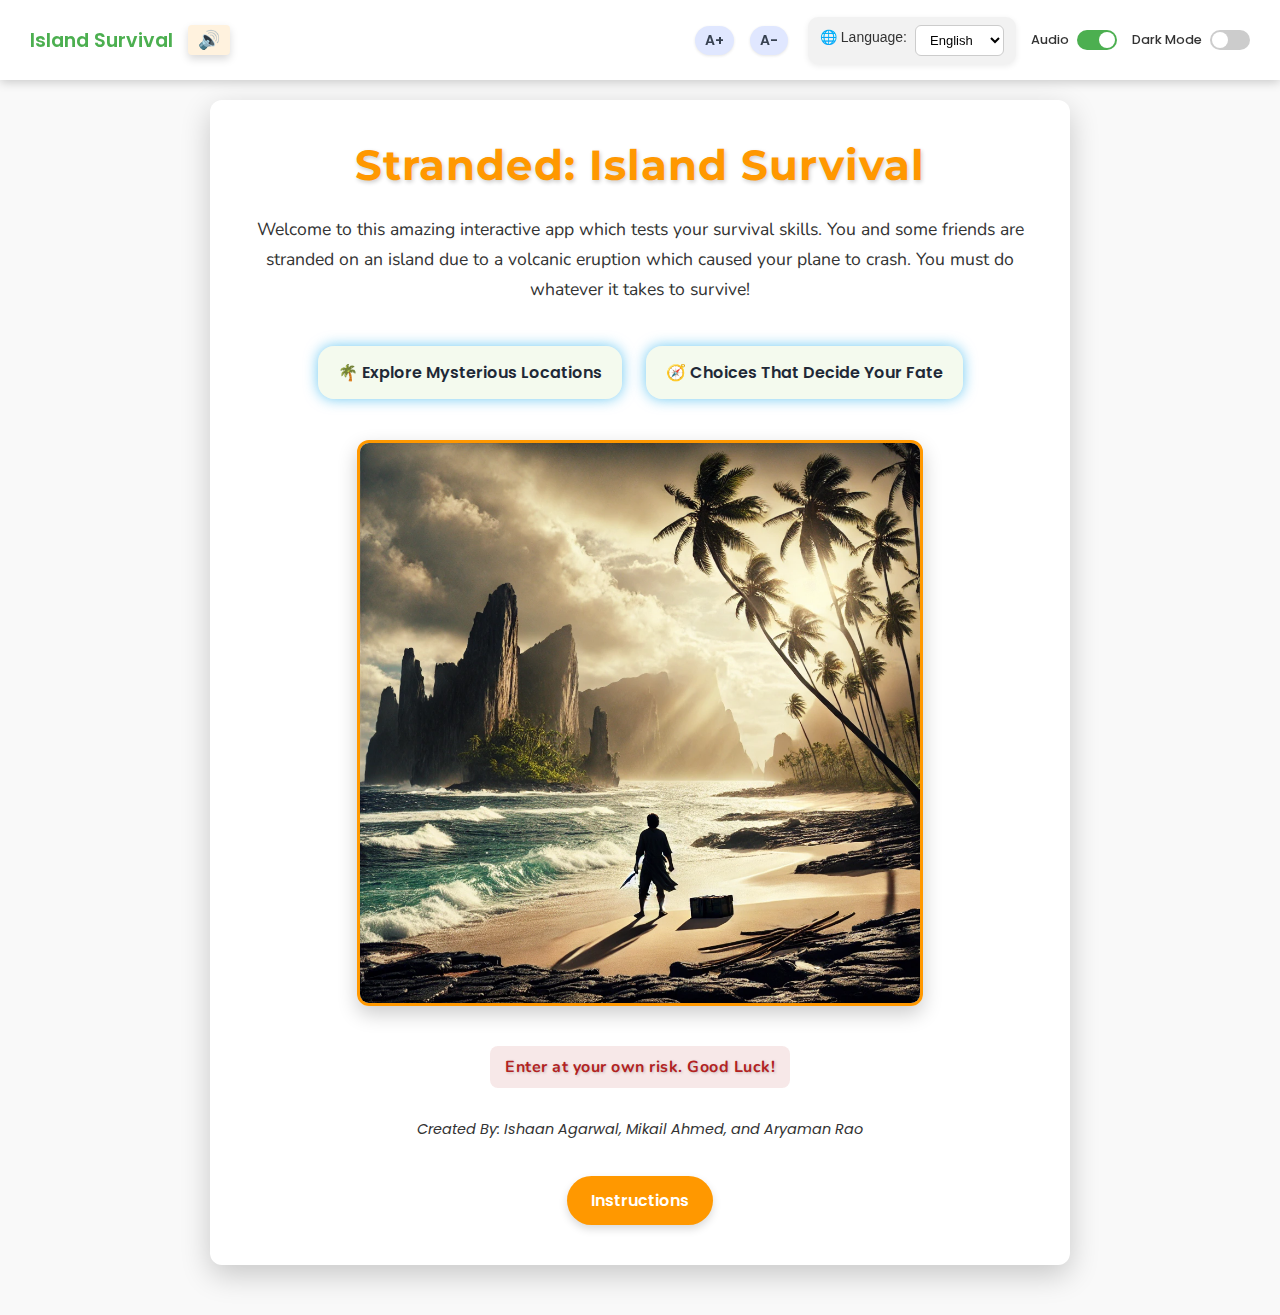
<file: Ishaan Final Nats/index.html>
<!DOCTYPE html>
<!DOCTYPE html>
<html lang="en">

<head>
    <meta charset="UTF-8">
    <meta name="viewport" content="width=device-width, initial-scale=1.0">
    <!-- Sets the title of the web page, shown on the browser tab -->
    <title>Survival Challenge</title>
    <!-- Google Fonts for modern typography -->
    <link rel="preconnect" href="https://fonts.googleapis.com">
    <link rel="preconnect" href="https://fonts.gstatic.com" crossorigin>
    <link
        href="https://fonts.googleapis.com/css2?family=Montserrat:wght@400;600;700&family=Nunito:wght@400;600;700&family=Poppins:wght@400;500;600;700&display=swap"
        rel="stylesheet">
    <!-- Font Awesome for icons -->
    <link rel="stylesheet" href="https://cdnjs.cloudflare.com/ajax/libs/font-awesome/6.4.0/css/all.min.css">
    <link rel="stylesheet" href="styles.css">
</head>

<body>
    <!-- Navigation bar -->
    <div id="navbar">
        <div id="navbar-left">
            <h2 id="navbar-title" data-i18n="theTittle">Island Survival</h2>
            <button id="readAloud-button" title="Read Aloud" aria-label="Read Aloud" style="
        font-size: 18px;
        background-color: #fff2de;  /* subtle light gray */
        border: none;
        border-radius: 4px;
        cursor: pointer;
        padding: 6px 10px;
        margin-left: 15px;  /* push right */
        line-height: 1;
        color: #fff2de;
        transition: background-color 0.3s ease;
      " onmouseover="this.style.backgroundColor='#fff2de'" onmouseout="this.style.backgroundColor='#fff2de'">
                🔊
            </button>
        </div>
        <div id="navbar-right">
            <div id="font-size-controls">
                <button id="font-increase" aria-label="Increase font size">A+</button>
                <button id="font-decrease" aria-label="Decrease font size">A-</button>
            </div>
            <div class="language-inline">
                <label for="language-select" class="dropdown-label">🌐 Language:</label>
                <select id="language-select" class="dropdown-select">
                    <option value="en">English</option>
                    <option value="es">Español</option>
                    <option value="hi">हिंदी</option>
                    <option value="zh">中文</option>
                </select>
            </div>
            <!-- Audio toggle -->
            <div class="toggle-container">
                <span class="toggle-label" data-i18n="audioToggle">Audio</span>
                <label class="toggle-switch">
                    <input type="checkbox" id="audio-toggle" checked>
                    <span class="toggle-slider"></span>
                </label>
            </div>
            <!-- Dark mode toggle -->
            <div class="toggle-container">
                <span class="toggle-label" data-i18n="darkToggle">Dark Mode</span>
                <label class="toggle-switch">
                    <input type="checkbox" id="dark-mode-toggle">
                    <span class="toggle-slider"></span>
                </label>
            </div>
        </div>
    </div>

    <!-- Progress indicator -->
    <div id="progress-indicator"></div>

    <!-- Energy display component -->
    <div id="energy-display" style="display: none;">
        <img id="energy-icon" src="images/energy.jpeg" alt="Energy">
        <span id="energy-value">50</span>
    </div>

    <!-- Floating control buttons -->
    <div class="floating-controls">
        <button id="help-button" class="floating-control" style="display: none;" title="Help">
            <img src="images/question.jpeg" alt="Help">
        </button>
        <button id="restart-button" class="floating-control" style="display: none;" title="Restart">
            <img src="images/stop.jpeg" alt="Restart">
        </button>
        <button id="voice-button" class="floating-control" style="display: none;" title="Voice Control">
            <img src="images/mic.webp" alt="Voice Control">
        </button>
        <button id="export-button" class="floating-control" style="display: none;" title="Export Data">
            <img src="images/exportfinal.webp" alt="Export">
        </button>
    </div>

    <!-- Main container for the story content -->
    <div id="story-container">
        <h1 id="story-title" data-i18n="storyTitle">Stranded: Island Survival</h1>

        <p id="story-text" data-i18n="storyText">
            Welcome to this amazing interactive app which tests your survival skills. You and some friends are stranded
            on an island due to a volcanic eruption which caused your plane to crash. You must do whatever it takes to
            survive!
        </p>

        <ul id="feature-list" class="feature-list-horizontal">
            <li data-i18n="feature1">🌴 Explore Mysterious Locations</li>
            <li data-i18n="feature2">🧭 Make Choices That Decide Your Fate</li>
        </ul>

        <!-- Reduced-size image -->
        <img id="survival-image" src="images/titleimage.webp" alt="You Must Survive">

        <!-- Warning text -->
        <p id="beware" data-i18n="Beware">Enter at your own risk. Good Luck!</p>


        <!-- Credits -->
        <p id="credentials" data-i18n="Credentials">
            Created By: Ishaan Agarwal, Mikail Ahmed, and Aryaman Rao
        </p>

        <!-- Navigation button -->
        <div id="choices">
            <button id="button1" onclick="choose('instruct')" data-i18n="Button1">
                Instructions
            </button>
        </div>
    </div>


    <!-- Toast notification -->
    <div id="notification-toast" class="toast"></div>

    <!-- Game messages containers -->
    <div id="shelter-message" class="game-message" style="display: none;" data-i18n="shelterMessage">Great Choice. This
        shelter will be the key to your success in the future</div>
    <div id="success-message" class="game-message success-message" style="display: none;" data-i18n="successMessage">You
        have escaped the island! Good luck on your journey ahead!</div>
    <div id="failure-message" class="game-message failure-message" style="display: none;" data-i18n="failureMessage">You
        have failed to escape the island. Tough Luck</div>

    <!-- Location images and buttons that will be added dynamically -->
    <div id="location-images" class="location-container" style="display: none;">
        <div class="location" id="skull-rock-location">
            <img id="skull-rock-image" src="images/skullrock.jpeg" alt="Skull Rock">
            <button id="skull-rock-button" data-i18n="exploration.button.skull">Skull Rock</button>
        </div>
        <div class="location" id="ghost-cave-location">
            <img id="ghost-light-cave-image" src="images/ghostlightcave.jpeg" alt="Ghost Cave">
            <button id="cave-button" data-i18n="exploration.button.cave">Ghost Cave</button>
        </div>
        <div class="location" id="forgotten-falls-location">
            <img id="forgotten-falls-image" src="images/forgottenfalls.jpeg" alt="Forgotten Falls">
            <button id="falls-button" data-i18n="exploration.button.falls">Forgotten Falls</button>
        </div>
    </div>

    <script src="libs/xlsx.full.min.js"></script>
    <script src="script.js" defer></script>
</body>

</html>
</file>
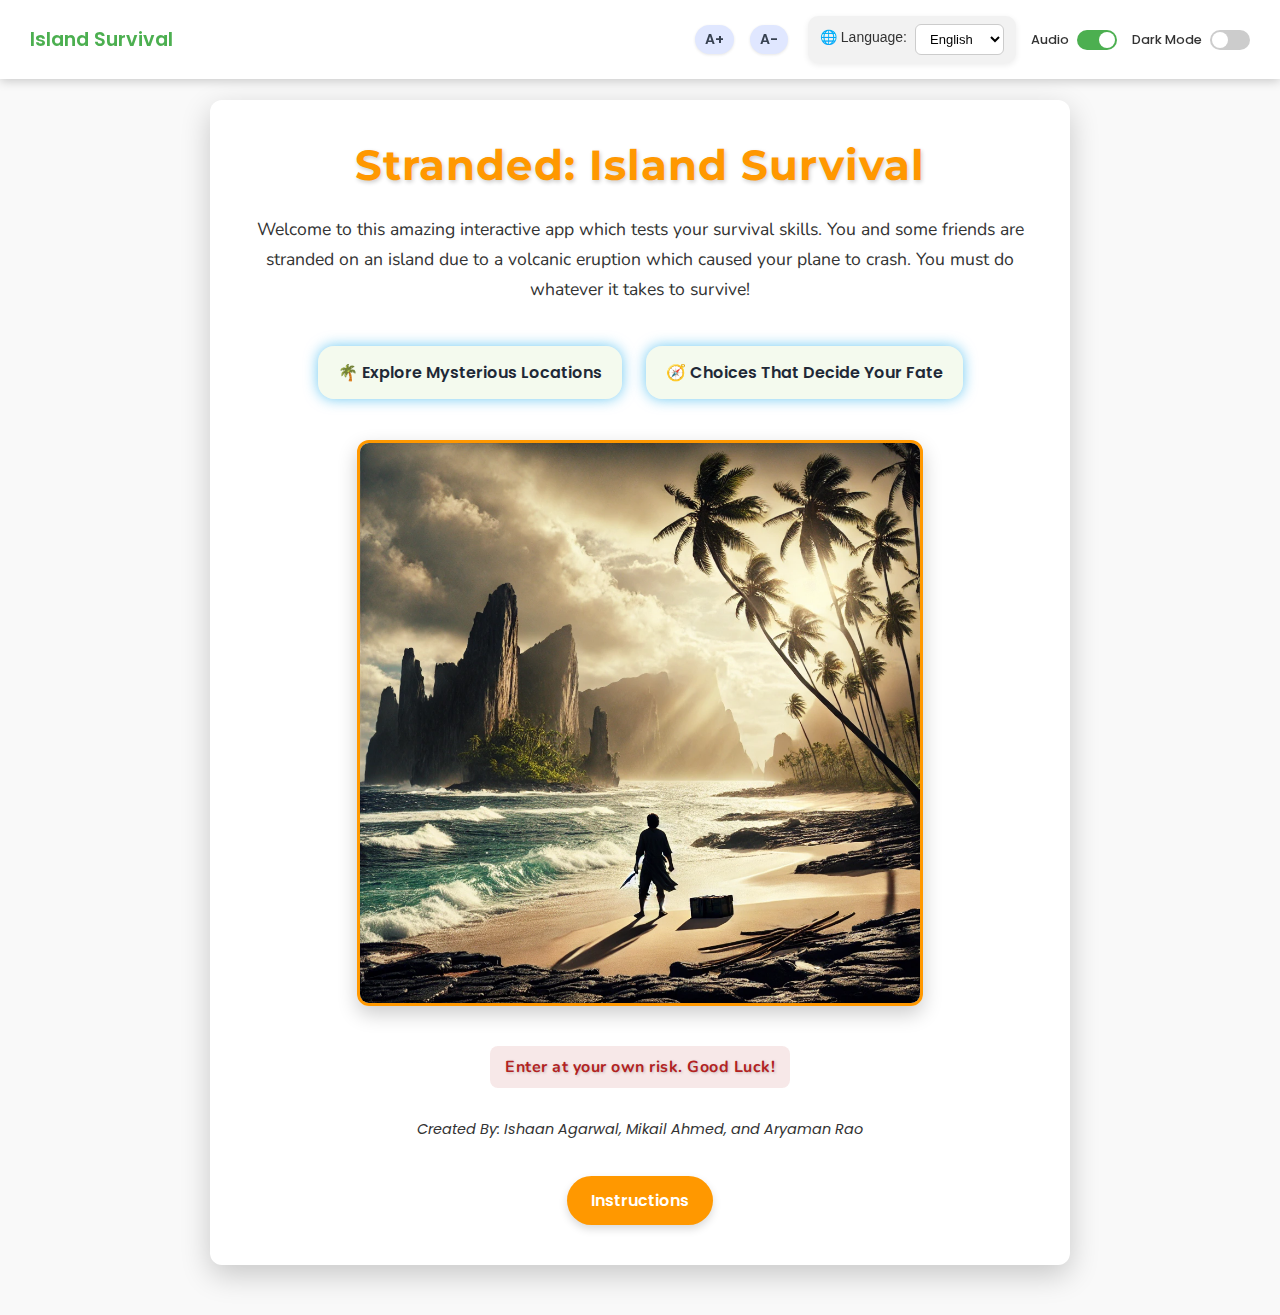
<file: StrandedIslandSurvival-New-UI-Branch/index.html>
<!DOCTYPE html>
<!DOCTYPE html>
<html lang="en">

<head>
    <meta charset="UTF-8">
    <meta name="viewport" content="width=device-width, initial-scale=1.0">
    <!-- Sets the title of the web page, shown on the browser tab -->
    <title>Survival Challenge</title>
    <!-- Google Fonts for modern typography -->
    <link rel="preconnect" href="https://fonts.googleapis.com">
    <link rel="preconnect" href="https://fonts.gstatic.com" crossorigin>
    <link
        href="https://fonts.googleapis.com/css2?family=Montserrat:wght@400;600;700&family=Nunito:wght@400;600;700&family=Poppins:wght@400;500;600;700&display=swap"
        rel="stylesheet">
    <!-- Font Awesome for icons -->
    <link rel="stylesheet" href="https://cdnjs.cloudflare.com/ajax/libs/font-awesome/6.4.0/css/all.min.css">
    <link rel="stylesheet" href="styles.css">
</head>

<body>
    <!-- Navigation bar -->
    <div id="navbar">
        <div id="navbar-left">
            <h2 id="navbar-title" data-i18n="theTittle">Island Survival</h2>
        </div>
        <div id="navbar-right">
            <div id="font-size-controls">
                <button id="font-increase" aria-label="Increase font size">A+</button>
                <button id="font-decrease" aria-label="Decrease font size">A-</button>
            </div>
            <div class="language-inline">
                <label for="language-select" class="dropdown-label">🌐 Language:</label>
                <select id="language-select" class="dropdown-select">
                    <option value="en">English</option>
                    <option value="es">Español</option>
                    <option value="hi">हिंदी</option>
                    <option value="zh">中文</option>
                </select>
            </div>
            <!-- Audio toggle -->
            <div class="toggle-container">
                <span class="toggle-label" data-i18n="audioToggle">Audio</span>
                <label class="toggle-switch">
                    <input type="checkbox" id="audio-toggle" checked>
                    <span class="toggle-slider"></span>
                </label>
            </div>
            <!-- Dark mode toggle -->
            <div class="toggle-container">
                <span class="toggle-label" data-i18n="darkToggle">Dark Mode</span>
                <label class="toggle-switch">
                    <input type="checkbox" id="dark-mode-toggle">
                    <span class="toggle-slider"></span>
                </label>
            </div>
        </div>
    </div>

    <!-- Progress indicator -->
    <div id="progress-indicator"></div>

    <!-- Energy display component -->
    <div id="energy-display" style="display: none;">
        <img id="energy-icon" src="images/energy.jpeg" alt="Energy">
        <span id="energy-value">50</span>
    </div>

    <!-- Floating control buttons -->
    <div class="floating-controls">
        <button id="help-button" class="floating-control" style="display: none;" title="Help">
            <img src="images/question.jpeg" alt="Help">
        </button>
        <button id="restart-button" class="floating-control" style="display: none;" title="Restart">
            <img src="images/stop.jpeg" alt="Restart">
        </button>
        <button id="voice-button" class="floating-control" style="display: none;" title="Voice Control">
            <img src="images/mic.webp" alt="Voice Control">
        </button>
        <button id="export-button" class="floating-control" style="display: none;" title="Export Data">
            <img src="images/exportfinal.webp" alt="Export">
        </button>
    </div>

    <!-- Main container for the story content -->
    <div id="story-container">
        <h1 id="story-title" data-i18n="storyTitle">Stranded: Island Survival</h1>

        <p id="story-text" data-i18n="storyText">
            Welcome to this amazing interactive app which tests your survival skills. You and some friends are stranded
            on an island due to a volcanic eruption which caused your plane to crash. You must do whatever it takes to
            survive!
        </p>

        <ul class="feature-list-horizontal">
            <li data-i18n="feature1">🌴 Explore Mysterious Locations</li>
            <li data-i18n="feature2">🧭 Make Choices That Decide Your Fate</li>
        </ul>

        <!-- Reduced-size image -->
        <img id="survival-image" src="images/titleimage.webp" alt="You Must Survive">

         <!-- Warning text -->
        <p id="beware" data-i18n="Beware">Enter at your own risk. Good Luck!</p>


        <!-- Credits -->
        <p id="credentials" data-i18n="Credentials">
            Created By: Ishaan Agarwal, Mikail Ahmed, and Aryaman Rao
        </p>

        <!-- Navigation button -->
        <div id="choices">
            <button id="button1" onclick="choose('instruct')" data-i18n="Button1">
                Instructions
            </button>
        </div>
    </div>


    <!-- Toast notification -->
    <div id="notification-toast" class="toast"></div>

    <!-- Game messages containers -->
    <div id="shelter-message" class="game-message" style="display: none;" data-i18n="shelterMessage">Great Choice. This
        shelter will be the key to your success in the future</div>
    <div id="success-message" class="game-message success-message" style="display: none;" data-i18n="successMessage">You
        have escaped the island! Good luck on your journey ahead!</div>
    <div id="failure-message" class="game-message failure-message" style="display: none;" data-i18n="failureMessage">You
        have failed to escape the island. Tough Luck</div>

    <!-- Location images and buttons that will be added dynamically -->
    <div id="location-images" class="location-container" style="display: none;">
        <div class="location" id="skull-rock-location">
            <img id="skull-rock-image" src="images/skullrock.jpeg" alt="Skull Rock">
            <button id="skull-rock-button" data-i18n="exploration.button.skull">Skull Rock</button>
        </div>
        <div class="location" id="ghost-cave-location">
            <img id="ghost-light-cave-image" src="images/ghostlightcave.jpeg" alt="Ghost Cave">
            <button id="cave-button" data-i18n="exploration.button.cave">Ghost Cave</button>
        </div>
        <div class="location" id="forgotten-falls-location">
            <img id="forgotten-falls-image" src="images/forgottenfalls.jpeg" alt="Forgotten Falls">
            <button id="falls-button" data-i18n="exploration.button.falls">Forgotten Falls</button>
        </div>
    </div>

    <script src="libs/xlsx.full.min.js"></script>
    <script src="script.js" defer></script>
</body>

</html>
</file>
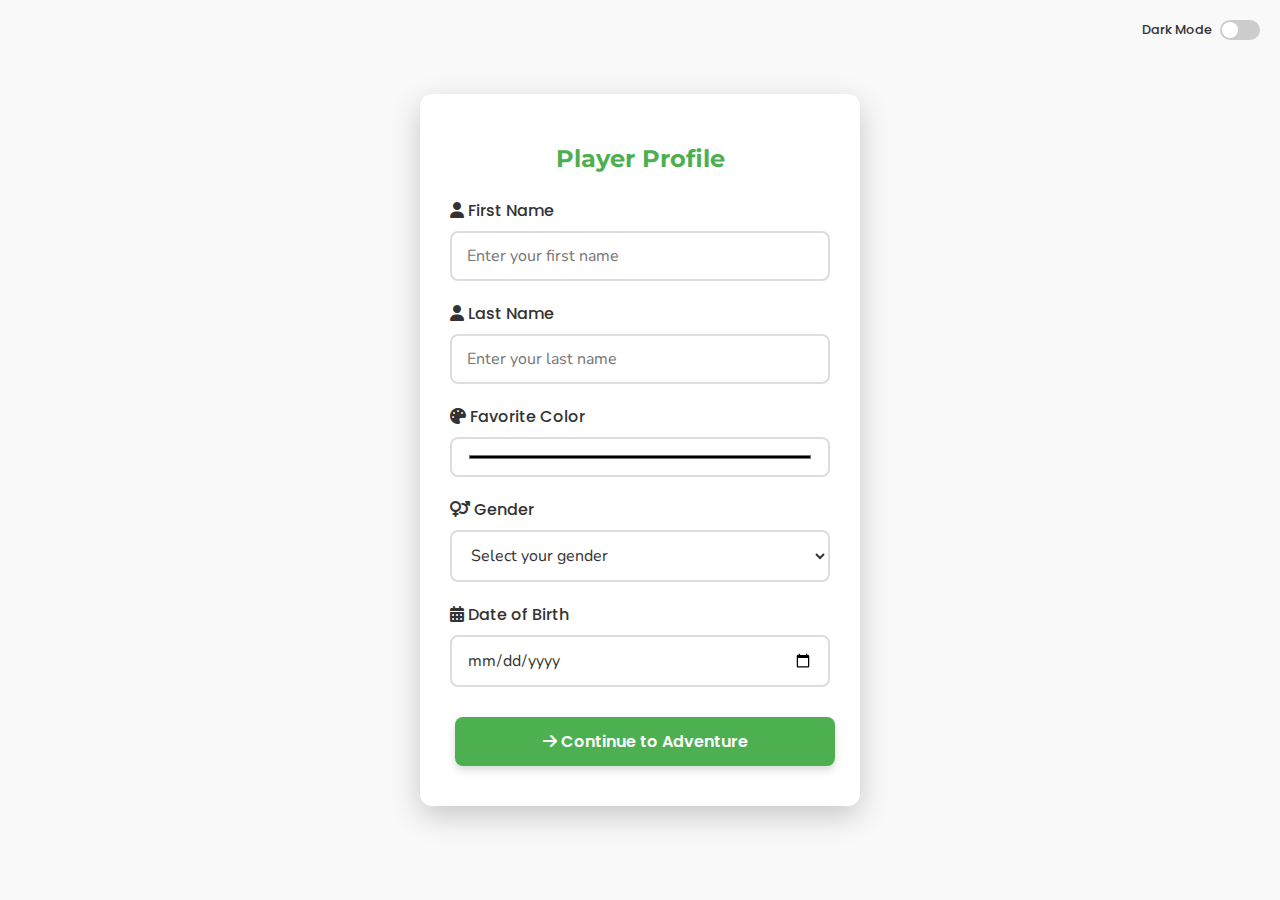
<file: Ishaan Final Nats/aboutme.html>
<!DOCTYPE html>
<html lang="en">
<head>
    <meta charset="UTF-8">
    <meta name="viewport" content="width=device-width, initial-scale=1.0">
    <title>Login Page</title>
    <!-- Google Fonts for modern typography -->
    <link rel="preconnect" href="https://fonts.googleapis.com">
    <link rel="preconnect" href="https://fonts.gstatic.com" crossorigin>
    <link href="https://fonts.googleapis.com/css2?family=Montserrat:wght@400;600;700&family=Nunito:wght@400;600;700&family=Poppins:wght@400;500;600;700&display=swap" rel="stylesheet">
    <!-- Font Awesome for icons -->
    <link rel="stylesheet" href="https://cdnjs.cloudflare.com/ajax/libs/font-awesome/6.4.0/css/all.min.css">
    <link rel="stylesheet" href="styles.css">
    <style>
        body {
            font-family: 'Poppins', Arial, sans-serif;
            margin: 0;
            padding: 0;
            display: flex;
            justify-content: center;
            align-items: center;
            height: 100vh;
            background-color: var(--light-bg);
            color: var(--text-color);
            transition: background-color 0.3s ease, color 0.3s ease;
        }
        
        .login-container {
            background-color: var(--container-bg);
            padding: 30px;
            border-radius: 12px;
            box-shadow: 0 10px 30px var(--shadow-color);
            width: 380px;
            max-width: 90%;
            transition: background-color 0.3s ease, box-shadow 0.3s ease;
        }
        
        .login-container h2 {
            text-align: center;
            color: var(--primary-color);
            margin-bottom: 25px;
            font-family: 'Montserrat', sans-serif;
            font-weight: 700;
        }
        
        .form-group {
            margin-bottom: 20px;
        }
        
        .form-group label {
            display: block;
            margin-bottom: 8px;
            font-weight: 500;
            color: var(--text-color);
            transition: color 0.3s ease;
        }
        
        .form-control {
            width: 100%;
            padding: 12px 15px;
            border: 2px solid var(--border-color);
            border-radius: 8px;
            box-sizing: border-box;
            font-family: 'Nunito', sans-serif;
            font-size: 1rem;
            background-color: var(--container-bg);
            color: var(--text-color);
            transition: all 0.3s ease;
        }
        
        .form-control:focus {
            outline: none;
            border-color: var(--primary-color);
            box-shadow: 0 0 0 2px rgba(76, 175, 80, 0.2);
        }
        
        .form-control[type="color"] {
            height: 40px;
            cursor: pointer;
        }
        
        .btn-continue {
            width: 100%;
            padding: 12px;
            background-color: var(--primary-color);
            color: white;
            border: none;
            border-radius: 8px;
            font-size: 1rem;
            font-weight: 600;
            cursor: pointer;
            transition: all 0.3s ease;
            font-family: 'Poppins', sans-serif;
            margin-top: 10px;
        }
        
        .btn-continue:hover {
            background-color: var(--primary-dark);
            transform: translateY(-3px);
            box-shadow: 0 5px 15px rgba(0, 0, 0, 0.1);
        }
        
        .btn-continue:active {
            transform: translateY(1px);
        }
        
        /* Toggle for dark mode */
        .theme-toggle {
            position: absolute;
            top: 20px;
            right: 20px;
            display: flex;
            align-items: center;
            gap: 8px;
            cursor: pointer;
        }
        
        .toggle-label {
            font-size: 0.8rem;
            font-weight: 500;
            color: var(--text-color);
        }
    </style>
</head>
<body>
<!-- Dark mode toggle -->
<div class="theme-toggle">
    <span class="toggle-label">Dark Mode</span>
    <label class="toggle-switch">
        <input type="checkbox" id="dark-mode-toggle">
        <span class="toggle-slider"></span>
    </label>
</div>

<div class="login-container">
    <h2>Player Profile</h2>
    <form id="login-form">
        <div class="form-group">
            <label for="first-name"><i class="fas fa-user"></i> First Name</label>
            <input type="text" id="first-name" name="first-name" class="form-control" placeholder="Enter your first name" required>
        </div>

        <div class="form-group">
            <label for="last-name"><i class="fas fa-user"></i> Last Name</label>
            <input type="text" id="last-name" name="last-name" class="form-control" placeholder="Enter your last name" required>
        </div>

        <div class="form-group">
            <label for="favorite-color"><i class="fas fa-palette"></i> Favorite Color</label>
            <input type="color" id="favorite-color" name="favorite-color" class="form-control">
        </div>

        <div class="form-group">
            <label for="gender"><i class="fas fa-venus-mars"></i> Gender</label>
            <select id="gender" name="gender" class="form-control" required>
                <option value="" disabled selected>Select your gender</option>
                <option value="male">Male</option>
                <option value="female">Female</option>
                <option value="other">Other</option>
            </select>
        </div>

        <div class="form-group">
            <label for="birth-date"><i class="fas fa-calendar-alt"></i> Date of Birth</label>
            <input type="date" id="birth-date" name="birth-date" class="form-control" required>
        </div>

        <button type="button" id="Continue" class="btn-continue" onclick="choose('instruct')">
            <i class="fas fa-arrow-right"></i> Continue to Adventure
        </button>
    </form>
</div>

<script>
    // Check for dark mode preference
    const darkModePref = localStorage.getItem('darkMode') === 'true';
    if (darkModePref) {
        document.body.classList.add('dark-mode');
        document.getElementById('dark-mode-toggle').checked = true;
    }
    
    // Event listener for dark mode toggle
    document.getElementById('dark-mode-toggle').addEventListener('change', function() {
        document.body.classList.toggle('dark-mode');
        localStorage.setItem('darkMode', document.body.classList.contains('dark-mode'));
    });
</script>
<script src="script.js"></script>
</body>
</html>
</file>
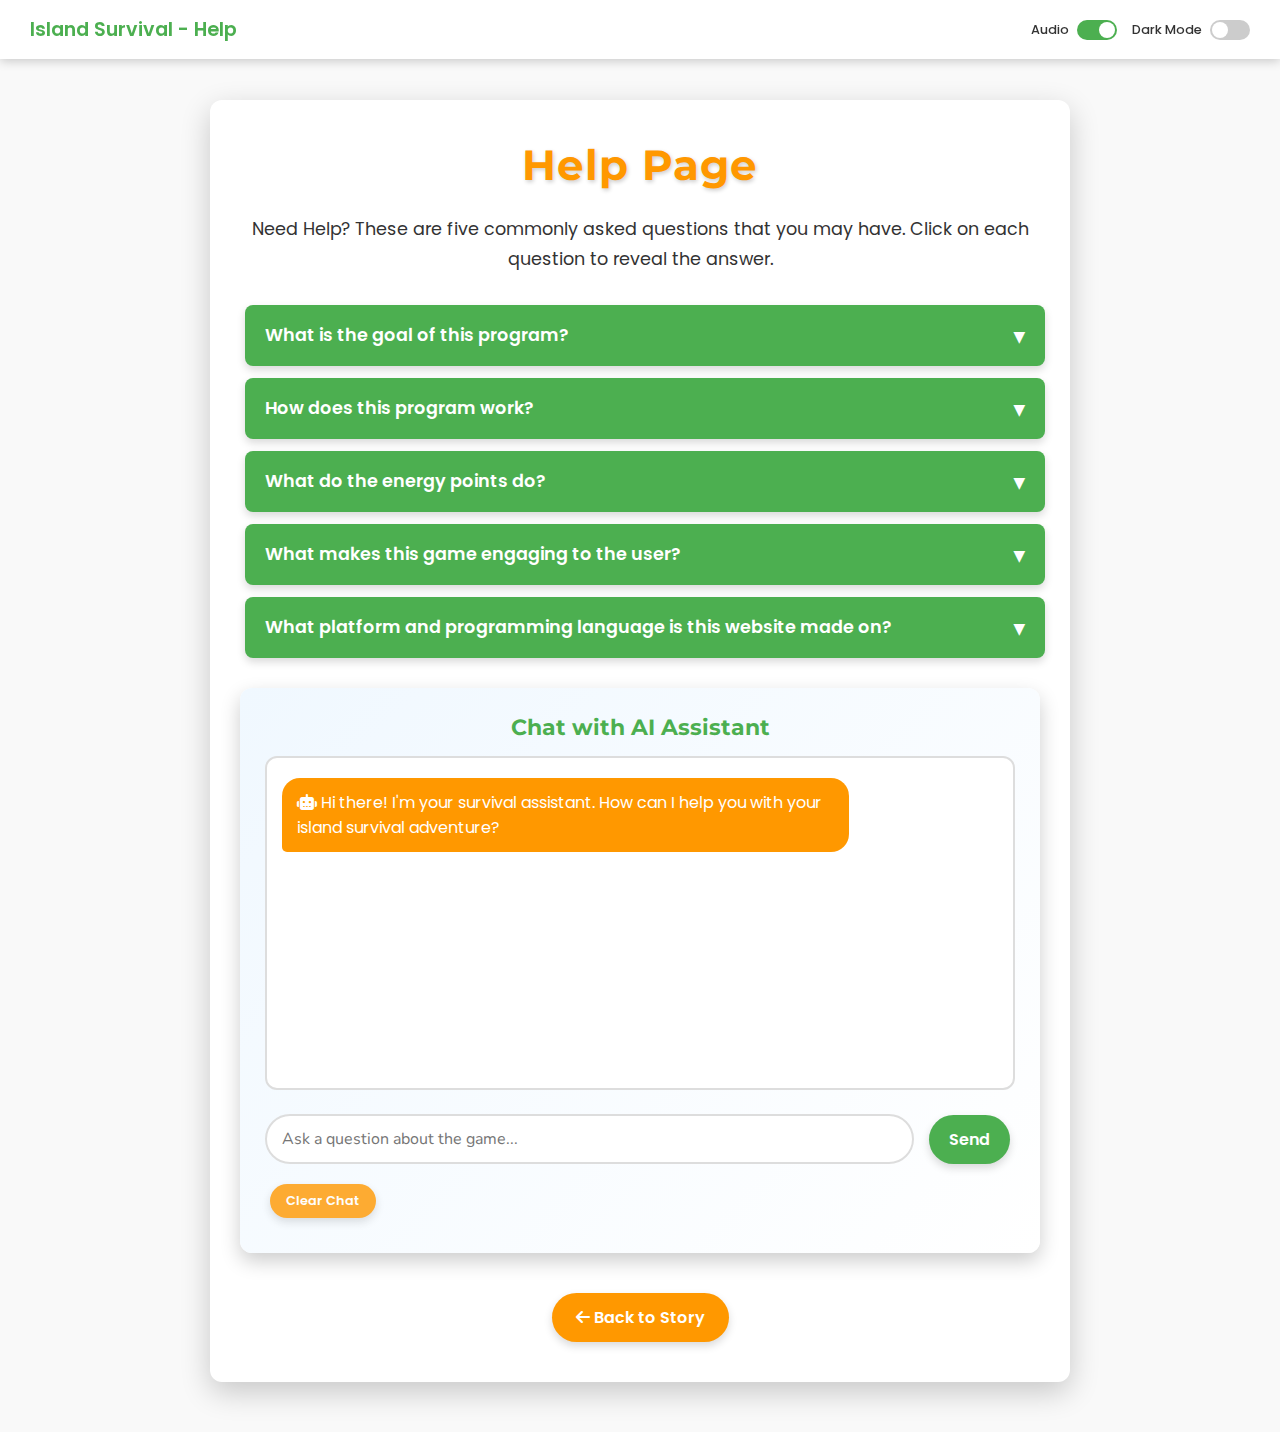
<file: Ishaan Final Nats/helpPage.html>
<!DOCTYPE html>
<html lang="en">
<head>
    <meta charset="UTF-8">
    <meta name="viewport" content="width=device-width, initial-scale=1.0">
    <title>Help Tab</title>
    <!-- Google Fonts for modern typography -->
    <link rel="preconnect" href="https://fonts.googleapis.com">
    <link rel="preconnect" href="https://fonts.gstatic.com" crossorigin>
    <link href="https://fonts.googleapis.com/css2?family=Montserrat:wght@400;600;700&family=Nunito:wght@400;600;700&family=Poppins:wght@400;500;600;700&display=swap" rel="stylesheet">
    <!-- Font Awesome for icons -->
    <link rel="stylesheet" href="https://cdnjs.cloudflare.com/ajax/libs/font-awesome/6.4.0/css/all.min.css">
    <link rel="stylesheet" href="styles.css">
</head>
<body>
<!-- Navigation bar -->
<div id="navbar">
    <div id="navbar-left">
        <h2 id="navbar-title">Island Survival - Help</h2>
    </div>
    <div id="navbar-right">
        <!-- Audio toggle -->
        <div class="toggle-container">
            <span class="toggle-label">Audio</span>
            <label class="toggle-switch">
                <input type="checkbox" id="audio-toggle" checked>
                <span class="toggle-slider"></span>
            </label>
        </div>
        <!-- Dark mode toggle -->
        <div class="toggle-container">
            <span class="toggle-label">Dark Mode</span>
            <label class="toggle-switch">
                <input type="checkbox" id="dark-mode-toggle">
                <span class="toggle-slider"></span>
            </label>
        </div>
    </div>
</div>

<!-- Progress indicator -->
<div id="progress-indicator"></div>

<!-- Main container for the help page content -->
<div id="storyHelp-container">
    <!-- Title of the help page -->
    <h1 id="helpPage-title">Help Page</h1>
    <!-- Paragraph describing the help section -->
    <p id="helpText">Need Help? These are five commonly asked questions that you may have.
        Click on each question to reveal the answer.</p>
    
    <!-- FAQ section with questions and answers -->
    <div id="faq-section">
        <!-- FAQ questions will be added here dynamically -->
    </div>
    
    <!-- AI Chatbot section -->
    <section id="chatbot">
        <h3>Chat with AI Assistant</h3>
        <div id="chat-window">
          <div id="messages"></div>
        </div>
        <div class="inputTextContainer">
            <input type="text" id="user-input" placeholder="Ask a question about the game..." />
            <button id="send-btn">Send</button>
        </div>
    </section>
    
    <!-- Return button container -->
    <div id="choices">
        <!-- Button that triggers a choose function when clicked -->
        <button id="helpReturn" onclick="choose('returnFromHelp')">
            <i class="fas fa-arrow-left"></i> Back to Story
        </button>
    </div>
</div>

<!-- Toast notification -->
<div id="notification-toast" class="toast"></div>

<!-- JavaScript to generate FAQ section dynamically -->
<script>
    // Define questions and answers
    const questions = [
        "What is the goal of this program?",
        "How does this program work?",
        "What do the energy points do?",
        "What makes this game engaging to the user?",
        "What platform and programming language is this website made on?"
    ];
    const answers = [
        "The goal of this program is to escape a stranded island with the resources you find.",
        "This program works by changing the story based on user input as they click various buttons",
        "The energy points symbolize how active you are. During activities, energy points decrease.",
        "From graphics to sounds this program is very entertaining. Energy points also play a massive role to engage user.",
        "This website is built on WebStorm using Html, Css, and Javascript to make this user interactive game."
    ];

    // Generate the FAQ section
    const faqSection = document.getElementById('faq-section');
    questions.forEach((question, index) => {
        // Create a button for each question
        const questionButton = document.createElement('button');
        questionButton.textContent = question;
        questionButton.className = 'faq-question';
        questionButton.onclick = () => {
            // Toggle answer display on button click and active class
            questionButton.classList.toggle('active');
            const answerDiv = document.getElementById(`answer-${index}`);
            answerDiv.style.display = answerDiv.style.display === 'none' ? 'block' : 'none';
        };
        // Create a div for the answer, initially hidden
        const answerDiv = document.createElement('div');
        answerDiv.id = `answer-${index}`;
        answerDiv.className = 'faq-answer';
        answerDiv.style.display = 'none';
        answerDiv.textContent = answers[index];
        // Add the question and answer to the FAQ section
        faqSection.appendChild(questionButton);
        faqSection.appendChild(answerDiv);
    });
    
    // Check for dark mode preference
    const darkModePref = localStorage.getItem('darkMode') === 'true';
    if (darkModePref) {
        document.body.classList.add('dark-mode');
        document.getElementById('dark-mode-toggle').checked = true;
    }
    
    // Event listener for dark mode toggle
    document.getElementById('dark-mode-toggle').addEventListener('change', function() {
        document.body.classList.toggle('dark-mode');
        localStorage.setItem('darkMode', document.body.classList.contains('dark-mode'));
    });
</script>
<script src="script.js"></script>
<script src="aichatbot.js"></script>
</body>
</html>
</file>
<file: Ishaan Final Nats/styles.css>
/* General body styling */
:root {
    --primary-color: #4CAF50;
    --primary-dark: #388E3C;
    --accent-color: #FF9800;
    --accent-dark: #F57C00;
    --text-color: #333;
    --light-bg: #f9f9f9;
    --container-bg: white;
    --shadow-color: rgba(0, 0, 0, 0.2);
    --secondary-bg: #e0f7fa;
    --button-hover: #e67e22;
    
    --warning-color: #B22222;
    --border-color: #ddd;
    --item-bg: #f0f8ff;
}

/* Dark mode variables */
.dark-mode {
    --primary-color: #81C784;
    --primary-dark: #4CAF50;
    --accent-color: #FFB74D;
    --accent-dark: #FFA726;
    --text-color: #e0e0e0;
    --light-bg: #1e1e1e;
    --container-bg: #2d2d2d;
    --shadow-color: rgba(0, 0, 0, 0.5);
    --secondary-bg: #263238;
    --button-hover: #FF9800;
    --warning-color: #ff6b6b;
    --border-color: #444;
    --item-bg: #303f49;
}

body {
    font-family: 'Poppins', Arial, sans-serif; /* Modern font for the page */
    background-color: var(--light-bg); /* Light background for the entire page */
    color: var(--text-color); /* Text color */
    padding: 20px; /* Adds padding around the body */
    margin: 0; /* Remove default margin */
    transition: background-color 0.3s ease, color 0.3s ease; /* Smooth transition for dark mode */
    min-height: 100vh; /* Minimum height to fill viewport */
}

/* Navigation bar */
#navbar {
    position: fixed;
    top: 0;
    left: 0;
    width: 100%;
    background-color: var(--container-bg);
    box-shadow: 0 2px 10px var(--shadow-color);
    display: flex;
    justify-content: space-between;
    align-items: center;
    padding: 15px 30px;
    z-index: 1000;
    box-sizing: border-box;
    transition: background-color 0.3s ease;
}

#navbar-left {
    display: flex;
    align-items: center;
}

#navbar-title {
    font-size: 1.2rem;
    font-weight: 600;
    margin: 0;
    color: var(--primary-color);
}

#navbar-right {
    display: flex;
    align-items: center;
    gap: 15px;
}

.toggle-container {
    display: flex;
    align-items: center;
    gap: 8px;
    cursor: pointer;
}

.toggle-label {
    font-size: 0.8rem;
    font-weight: 500;
}

.toggle-switch {
    position: relative;
    display: inline-block;
    width: 40px;
    height: 20px;
}

.toggle-switch input {
    opacity: 0;
    width: 0;
    height: 0;
}

.toggle-slider {
    position: absolute;
    cursor: pointer;
    top: 0;
    left: 0;
    right: 0;
    bottom: 0;
    background-color: #ccc;
    transition: .4s;
    border-radius: 34px;
}

.toggle-slider:before {
    position: absolute;
    content: "";
    height: 16px;
    width: 16px;
    left: 2px;
    bottom: 2px;
    background-color: white;
    transition: .4s;
    border-radius: 50%;
}

input:checked + .toggle-slider {
    background-color: var(--primary-color);
}

input:checked + .toggle-slider:before {
    transform: translateX(20px);
}

/* Main container for story and help content */
#story-container, #storyHelp-container {
    background-color: var(--container-bg); /* White background for contrast */
    border-radius: 12px; /* Rounded corners for a soft look */
    padding: 30px; /* Adds padding inside the container */
    max-width: 800px; /* Limits width for better readability */
    margin: 80px auto 30px; /* Centers the container and adds space for navbar */
    box-shadow: 0 10px 30px var(--shadow-color); /* Enhanced shadow for depth */
    transition: background-color 0.3s ease, box-shadow 0.3s ease; /* Smooth transition for dark mode */
    animation: fadeIn 1.5s ease-in-out; /* Fades in the container */
}

/* Styling for the story title */
#story-title, #helpPage-title {
    font-size: 2.6em; /* Large font size for emphasis */
    font-weight: 700; /* Makes text bold */
    text-align: center; /* Centers the title */
    color: var(--accent-color); /* Orange color for visibility */
    text-shadow: 1px 2px 4px var(--shadow-color); /* Adds shadow for depth */
    margin: 10px 0 25px; /* Spacing around the title */
    font-family: 'Montserrat', sans-serif; /* Modern font */
    letter-spacing: 1px; /* Adds spacing between letters */
    transition: color 0.3s ease; /* Smooth transition for dark mode */
}

/* Main text styling within the story container */
#story-text {
    font-size: 1.1em; /* Slightly larger font for readability */
    text-align: center; /* Centers the text */
    color: var(--text-color); /* Dynamic text color */
    font-family: 'Nunito', Georgia, serif; /* Modern font for a clean look */
    line-height: 1.7; /* Increased spacing between lines for readability */
    margin: 25px 0; /* Adds margin around the text */
    max-width: 100%; /* Full width in container */
    transition: color 0.3s ease; /* Smooth transition for dark mode */
}

/* Warning text styling */
#beware {
    font-size: 1em; /* Regular font size */
    text-align: center; /* Centers the warning text */
    color: var(--warning-color); /* Dynamic warning color */
    font-weight: bold; /* Makes text bold */
    font-family: 'Nunito', Verdana, sans-serif; /* Modern font */
    letter-spacing: 0.5px; /* Spacing between letters */
    text-shadow: 1px 1px 3px rgba(0, 0, 0, 0.2); /* Adds shadow */
    margin-top: 15px; /* Spacing above the text */
    padding: 10px 15px; /* Padding for warning text */
    background-color: rgba(178, 34, 34, 0.1); /* Slight background */
    border-radius: 8px; /* Rounded corners */
    display: inline-block; /* Only as wide as content */
    margin-left: 250px; /* Center the element */
    margin-right: auto; /* Center the element */
    transition: color 0.3s ease, background-color 0.3s ease; /* Smooth transition for dark mode */
}

/* Image styling */
img {
    max-width: 100%; /* Ensures image is responsive */
    border-radius: 12px; /* Rounds the corners more */
    display: block; /* Centers the image in container */
    width: 70%; /* Limits width */
    margin: 25px auto; /* Centers and adds margin */
    border: 3px solid var(--accent-color); /* Dynamic border color */
    box-shadow: 0 8px 20px var(--shadow-color); /* Enhanced shadow for depth */
    animation: zoomIn 1s ease-in-out; /* Zooms in image */
    transition: border-color 0.3s ease, box-shadow 0.3s ease; /* Smooth transition for dark mode */
}

/* Styling for credentials text */
#credentials {
    font-size: 0.9em; /* Small font size */
    color: var(--text-color); /* Dynamic text color */
    font-style: italic; /* Italicizes text */
    line-height: 1.6; /* Adds line height */
    text-align: center; /* Centers the text */    
    margin-bottom: 15px; /* Adds bottom margin */
    transition: color 0.3s ease; /* Smooth transition for dark mode */
}

/* Button styling */
button {
    border: none; /* Removes border */
    cursor: pointer; /* Changes cursor to pointer on hover */
    background-color: var(--accent-color); /* Dynamic accent color */
    color: white; /* White text for contrast */
    padding: 12px 24px; /* Adds padding inside the button */
    font-size: 1rem; /* Standard font size */
    font-weight: 600; /* Semibold text */
    border-radius: 50px; /* Fully rounded corners for modern look */
    transition: all 0.3s ease; /* Smooth transition for all properties */
    margin: 10px 5px; /* Spacing between buttons */
    box-shadow: 0 4px 8px rgba(0, 0, 0, 0.15); /* Subtle shadow */
    font-family: 'Poppins', sans-serif; /* Match body font */
    outline: none; /* Remove outline */
}

/* Hover effect for buttons */
button:hover {
    background-color: var(--accent-dark); /* Darker on hover */
    transform: translateY(-2px); /* Slight lift on hover */
    box-shadow: 0 6px 12px rgba(0, 0, 0, 0.2); /* Enhanced shadow on hover */
}

button:active {
    transform: translateY(1px); /* Push down when clicked */
    box-shadow: 0 2px 4px rgba(0, 0, 0, 0.15); /* Reduced shadow when clicked */
}

/* Container for choice buttons */
#choices {
    display: flex; /* Aligns items in a row */
    justify-content: center; /* Centers content */
    align-items: center;  /* Vertically centers content */
    flex-wrap: wrap; /* Allow wrapping on small screens */
    gap: 15px; /* Modern spacing between elements */
    margin-top: 25px; /* Space above buttons */
}

.choice {
    flex: 1 1 250px; /* min width 250px, grow/shrink if needed */
  max-width: 300px; /* prevent stretching too far */
  min-height: 120px; /* consistent height */
  padding: 20px;
  background-color: #2c3e50; /* your card color */
  color: white;
  border-radius: 10px;
  box-shadow: 0 4px 10px rgba(0,0,0,0.3);
  border-left: 4px solid #3800635d; /* optional for category color */
  display: flex;
  flex-direction: column;
  justify-content: center;
}

/* Fade-in animation */
@keyframes fadeIn {
    from { opacity: 0; transform: translateY(20px); }
    to { opacity: 1; transform: translateY(0); }
}

/* Pop-up animation */
@keyframes popUp {
    0% { transform: translateY(-20px); opacity: 0; }
    100% { transform: translateY(0); opacity: 1; }
}

/* Zoom-in animation */
@keyframes zoomIn {
    0% { transform: scale(0.95); opacity: 0; }
    100% { transform: scale(1); opacity: 1; }
}

/* Modern styling for list containers */
ul, ol {
  list-style: none;
  padding-left: 0;
  margin-left: 0;
  padding: 0;
  margin: 0;
}

#names_list, 
#types_of_shelters, 

#names_list li, 
#types_of_shelters li {
    padding: 12px 15px;
    background-color: var(--item-bg, #fff); /* fallback white */
    border-left: 4px solid var(--primary-color, #500060); /* fallback green */
    margin-bottom: 10px;
    border-radius: 6px;
    box-shadow: 0 3px 6px rgba(0, 0, 0, 0.1); /* subtle shadow with rgba fallback */
    transition: transform 0.2s, background-color 0.3s;
    text-align: left;
}

/* Hover effect for names and shelter lists */
#names_list li:hover, 
#types_of_shelters li:hover {
    transform: translateX(5px);
    background-color: rgba(52, 152, 219, 0.1);
}

/* Instruction list - more distinct style */
#instruction_list {
   list-style: none; /* removes bullet points */
  padding-left: 0;  /* removes default left padding */
  margin-left: 0;   /* optional: remove left margin for perfect alignment */
}

#instruction_list li {
  margin-bottom: 1rem; /* Adds space below each list item for separation */
  padding: 1rem; /* Adds space inside each list item for content breathing room */
  border-left: 6px solid #002d4b; /* Adds a solid dark blue left border for visual accent */
  background-color: #f0faff; /* Sets a very light blue background color */
  box-shadow: 0 4px 6px rgba(0, 0, 0, 0.1); /* Applies a subtle shadow for a lifted effect */
  font-family: 'Segoe UI', sans-serif; /* Sets the font to Segoe UI with sans-serif fallback */
  font-size: 16px; /* Sets the font size to 16 pixels for readability */
  color: #222; /* Sets the text color to a very dark gray for good contrast */
  line-height: 1.5; /* Increases line height for better text spacing and legibility */
  border-radius: 8px; /* Rounds the corners of the list item box */
  text-align: left; /* Aligns the text to the left */
}

/* Icons spacing inside instructions */
#instruction_list li i {
  margin-right: 0.5rem;
}

/* Special styling for the note inside instruction */
#instruction_list .instruction-note {
  background-color: #ffe5e5;
  border-left: 6px solid #e53935;
  font-family: 'Courier New', monospace;
  font-style: italic;
  color: #b00020;
  font-weight: 600;
}

/* Help Page Styling */
#helpText {
    text-align: center;
    font-size: 1.1em;
    color: var(--text-color);
    margin-bottom: 25px;
    font-family: 'Poppins', sans-serif;
    line-height: 1.7;
}

/* FAQ Section */
#faq-section {
    margin-top: 30px;
    width: 100%;
}

/* FAQ Question Button */
.faq-question {
    display: block;
    width: 100%;
    background-color: var(--primary-color);
    color: white;
    padding: 15px 20px;
    border: none;
    text-align: left;
    font-size: 1.1em;
    font-weight: 600;
    cursor: pointer;
    border-radius: 8px;
    margin-top: 12px;
    transition: background-color 0.3s ease, transform 0.2s ease;
    font-family: 'Poppins', sans-serif;
    display: flex;
    justify-content: space-between;
    align-items: center;
}

.faq-question:after {
    content: "▾";
    font-size: 1.2em;
}

.faq-question.active:after {
    content: "▴";
}

.faq-question:hover {
    background-color: var(--primary-dark);
    transform: translateY(-2px);
}

/* FAQ Answer */
.faq-answer {
    padding: 20px;
    background-color: var(--item-bg);
    border-left: 4px solid var(--primary-color);
    margin-top: 5px;
    border-radius: 8px;
    display: none; /* Hidden by default */
    font-size: 1em;
    color: var(--text-color);
    line-height: 1.6;
    text-align: left;
    box-shadow: 0 2px 4px var(--shadow-color);
    animation: fadeIn 0.3s ease-in-out;
    margin-bottom: 10px;
}

/* Chatbot styling */
#chatbot {
    background: linear-gradient(135deg, var(--item-bg), var(--container-bg));
    padding: 25px;
    border-radius: 12px;
    box-shadow: 0 8px 20px var(--shadow-color);
    margin: 30px 0;
    transition: background 0.3s ease, box-shadow 0.3s ease;
}

#chatbot h3 {
    font-family: 'Montserrat', sans-serif;
    color: var(--primary-color);
    margin-top: 0;
    text-align: center;
    font-size: 1.4em;
    margin-bottom: 15px;
}

#chat-window {
    border: 2px solid var(--border-color);
    border-radius: 12px;
    padding: 15px;
    height: 300px;
    overflow-y: auto;
    margin-bottom: 15px;
    background: var(--container-bg);
    transition: border-color 0.3s ease, background-color 0.3s ease;
}

#messages {
    display: flex;
    flex-direction: column;
    gap: 12px;
}

.message {
    margin: 5px 0;
    padding: 12px 15px;
    border-radius: 18px;
    max-width: 75%;
    animation: fadeIn 0.3s ease;
}

.user-message {
    align-self: flex-end;
    text-align: right;
    color: white;
    background: var(--primary-color);
    border: none;
    border-bottom-right-radius: 5px;
}

.bot-message {
    align-self: flex-start;
    text-align: left;
    color: white;
    background: var(--accent-color);
    border: none;
    border-bottom-left-radius: 5px;
}

.inputTextContainer {
    display: flex; /* Flexbox ensures both elements are on the same line */
    align-items: center; /* Vertically aligns the elements */
    gap: 10px; /* Space between the text box and the button */
}

#user-input {
    flex: 1; /* Allows the text box to take up the remaining space */
    padding: 12px 15px;
    border: 2px solid var(--border-color);
    border-radius: 25px;
    font-size: 1rem;
    background-color: var(--container-bg);
    color: var(--text-color);
    font-family: 'Nunito', sans-serif;
    transition: border-color 0.3s ease, background-color 0.3s ease, color 0.3s ease;
}

#user-input:focus {
    outline: none;
    border-color: var(--primary-color);
    box-shadow: 0 0 0 2px rgba(76, 175, 80, 0.2);
}

#send-btn {
    padding: 12px 20px;
    background: var(--primary-color);
    color: white;
    border: none;
    border-radius: 25px;
    font-size: 1rem;
    cursor: pointer;
    transition: background-color 0.3s, transform 0.2s;
    min-width: 80px;
}

#send-btn:hover {
    background: var(--primary-dark);
    transform: translateY(-2px);
}

/* Report styling */
.report-container {
    background: var(--container-bg);
    border-radius: 12px;
    box-shadow: 0 8px 20px var(--shadow-color);
    padding: 30px;
    max-width: 700px;
    width: 100%;
    margin: 30px auto;
    transition: background-color 0.3s ease, box-shadow 0.3s ease;
}

h1 {
    font-size: 28px;
    color: var(--primary-color);
    text-align: center;
    margin-bottom: 25px;
    font-family: 'Montserrat', sans-serif;
    font-weight: 700;
}

ul.report-list {
    list-style-type: none;
    padding: 0;
    margin: 20px 0;
}

ul.report-list li {
    background: var(--item-bg);
    margin-bottom: 10px;
    padding: 15px 20px;
    border-radius: 8px;
    box-shadow: 0 3px 8px var(--shadow-color);
    font-size: 0.95rem;
    transition: transform 0.3s, background-color 0.3s;
    cursor: pointer;
    border-left: 4px solid var(--primary-color);
}

ul.report-list li:hover {
    background-color: rgba(76, 175, 80, 0.1);
    transform: translateY(-3px);
    box-shadow: 0 5px 15px var(--shadow-color);
}

pre {
    font-family: 'Fira Code', monospace;
    font-size: 0.9rem;
    color: var(--text-color);
    margin: 0;
    white-space: pre-wrap;
    word-wrap: break-word;
}

footer {
    text-align: center;
    font-size: 0.8rem;
    color: var(--text-color);
    margin-top: 20px;
    padding: 15px;
    font-family: 'Nunito', sans-serif;
}

footer a {
    color: var(--primary-color);
    text-decoration: none;
    transition: color 0.3s ease;
}

footer a:hover {
    color: var(--primary-dark);
    text-decoration: underline;
}

/* Floating control container */
.floating-controls {
    position: absolute;
    display: flex;
    flex-direction: column;    /* Vertical layout */
    gap: 5px;                  /* Closer spacing between buttons */
    top: 100px;                /* Lowered slightly on the page */
    right: 40px;               /* Slightly left from screen edge */
    z-index: 100;
}

/* Individual control button */
.floating-control {
    width: 70px;
    height: 70px;
    border-radius: 50%;
    background: var(--container-bg, #fff);
    box-shadow: 0 6px 14px var(--shadow-color, rgba(0,0,0,0.1));
    display: flex;
    justify-content: center;
    align-items: center;
    cursor: pointer;
    transition: all 0.3s ease;
    border: 3px solid white;   /* Clean white border */
    padding: 0;
}

/* Icon inside the button */
.floating-control img {
    width: 90%;                /* Slight padding inside border */
    height: 90%;
    border-radius: 50%;        /* Make icon perfectly circular */
    object-fit: cover;
}

/* Hover effect */
.floating-control:hover {
    transform: translateY(-3px);
    box-shadow: 0 8px 18px var(--shadow-color, rgba(0,0,0,0.15));
    background-color: var(--item-bg, #f5f5f5);
}

#energy-display {
    position: absolute;
    top: 100px;               /* higher on the screen */
    left: 40px;               /* moved a little bit more right */
    display: flex;
    align-items: center;
    gap: 12px;
    background: var(--container-bg, #ffffff);
    padding: 10px 18px;
    border-radius: 70px;       /* more rounded edges */
    box-shadow: 0 8px 24px rgba(0, 0, 0, 0.15);
    z-index: 100;
    transition: background-color 0.3s ease, transform 0.2s ease;
}

/* Energy icon */
#energy-icon {
    width: 54px;               /* bigger */
    height: 54px;              /* bigger */
    border-radius: 50%;        /* fully round */
    object-fit: cover;
    border: 2px solid var(--primary-color, #4CAF50);
    box-shadow: 0 0 8px rgba(76, 175, 80, 0.5); /* slight glow effect */
}

/* Energy value text */
#energy-value {
    font-weight: 600;
    font-size: 1.3rem;         /* bigger font */
    color: var(--primary-color, #4CAF50);
    font-family: 'Poppins', sans-serif;
    white-space: nowrap;
}

/* Responsive adjustments */
@media (max-width: 768px) {
    #story-container, #storyHelp-container {
        padding: 20px;
        margin-top: 70px;
    }
    
    #story-title, #helpPage-title {
        font-size: 2em;
    }
    
    button {
        padding: 10px 16px;
        font-size: 0.9rem;
    }
    
    #energy-display {
        top: 70px;
        right: 10px;
    }
    
    .floating-controls {
        top: 70px;
        right: 10px;
        flex-direction: column;
    }
    
    .floating-control {
        width: 40px;
        height: 40px;
    }
    
    #navbar {
        padding: 10px 15px;
    }
    
    #navbar-title {
        font-size: 1rem;
    }
}

/* Location styling */
.location-container {
    display: flex;
    justify-content: space-evenly;
    flex-wrap: wrap;
    margin: 20px auto;
    gap: 20px;
}

.location {
    display: flex;
    flex-direction: column;
    align-items: center;
    margin: 20px;
    transition: all 0.3s ease;
}

.location img {
    flex: 1 1 auto;
    width: 100%;
    width: 300px;
    height: 300px;
    object-fit: cover;
    border-radius: 8px;
    border: 2px solid var(--accent-color);
}

.location button {
    width: 100%;
    margin-top: 5px;
}

/* Game notification messages */
.game-message {
    position: fixed;
    bottom: 30px;
    left: 50%;
    transform: translateX(-50%);
    padding: 15px 25px;
    background-color: var(--container-bg);
    color: var(--warning-color);
    border-radius: 8px;
    box-shadow: 0 5px 15px var(--shadow-color);
    z-index: 1000;
    font-weight: 600;
    text-align: center;
    max-width: 80%;
    animation: fadeIn 0.3s ease-in-out;
    border-left: 5px solid var(--warning-color);
    font-family: 'Nunito', sans-serif;
}

.success-message {
    background-color: rgba(76, 175, 80, 0.1);
    color: var(--primary-color);
    border-left: 5px solid var(--primary-color);
}

.failure-message {
    background-color: rgba(229, 57, 53, 0.1);
    border-left: 5px solid var(--warning-color);
}

/* Animations for messages */
@keyframes slideInUp {
    from {
        transform: translate(-50%, 50px);
        opacity: 0;
    }
    to {
        transform: translate(-50%, 0);
        opacity: 1;
    }
}

/* Audio controls */
#audio-controls {
    position: fixed;
    bottom: 20px;
    right: 20px;
    z-index: 100;
    display: flex;
    gap: 10px;
}

.audio-btn {
    width: 40px;
    height: 40px;
    border-radius: 50%;
    background: var(--container-bg);
    display: flex;
    justify-content: center;
    align-items: center;
    box-shadow: 0 3px 8px var(--shadow-color);
    cursor: pointer;
    transition: all 0.3s ease;
}

.audio-btn i {
    color: var(--primary-color);
    font-size: 18px;
}

.audio-btn:hover {
    transform: translateY(-3px);
    background-color: var(--primary-color);
}

.audio-btn:hover i {
    color: white;
}

/* Progress indicator */
#progress-indicator {
    position: fixed;
    top: 60px;
    left: 0;
    height: 3px;
    background-color: var(--primary-color);
    z-index: 1001;
    transition: width 0.3s ease;
}

/* Loading spinner */
.loader {
    display: inline-block;
    width: 30px;
    height: 30px;
    border: 3px solid rgba(255,255,255,.3);
    border-radius: 50%;
    border-top-color: var(--primary-color);
    animation: spin 1s ease-in-out infinite;
}

@keyframes spin {
    to { transform: rotate(360deg); }
}

/* Toast notification */
.toast {
    position: fixed;
    bottom: 20px;
    left: 50%;
    transform: translateX(-50%);
    background-color: var(--container-bg);
    color: var(--text-color);
    padding: 10px 20px;
    border-radius: 5px;
    box-shadow: 0 3px 10px var(--shadow-color);
    z-index: 1001;
    font-size: 0.9rem;
    opacity: 0;
    transition: opacity 0.3s ease;
}

.toast.show {
    opacity: 1;
}

.language-dropdown {
    display: flex;
    flex-direction: column;
    align-items: flex-start;
    max-width: 180px;
    margin: 10px;
    padding: 10px;
    border-radius: 10px;
    background: #f2f2f2;
    box-shadow: 0 2px 6px rgba(0, 0, 0, 0.08);
    font-family: 'Segoe UI', sans-serif;
}

.dropdown-label {
    font-size: 13px;
    font-weight: 600;
    color: #333;
    margin-bottom: 6px;
}

.dropdown-select {
    width: 100%;
    padding: 6px 8px;
    font-size: 13px;
    border-radius: 6px;
    border: 1px solid #ccc;
    background-color: white;
    transition: border-color 0.2s ease, box-shadow 0.2s ease;
}

.dropdown-select:focus {
    border-color: #4caf50;
    box-shadow: 0 0 0 2px rgba(76, 175, 80, 0.15);
    outline: none;
}

.dropdown-select:hover {
    cursor: pointer;
    border-color: #4caf50;
}
.language-inline {
    display: flex;
    align-items: center;
    gap: 8px;
    background: #f2f2f2;
    padding: 8px 12px;
    border-radius: 10px;
    box-shadow: 0 2px 6px rgba(0, 0, 0, 0.08);
    font-family: 'Segoe UI', sans-serif;
    max-width: fit-content;
}

.dropdown-label {
    font-size: 14px;
    font-weight: 500;
    color: #333;
    white-space: nowrap;
}

.dropdown-select {
    padding: 6px 10px;
    font-size: 13px;
    border-radius: 6px;
    border: 1px solid #ccc;
    background-color: white;
    transition: border-color 0.2s ease, box-shadow 0.2s ease;
}

.dropdown-select:focus {
    border-color: #4caf50;
    box-shadow: 0 0 0 2px rgba(76, 175, 80, 0.15);
    outline: none;
}

.dropdown-select:hover {
    border-color: #4caf50;
    cursor: pointer;
}

#font-size-controls {
  display: flex;
  gap: 6px;
  align-items: center;
  margin-left: 15px;
}

#font-size-controls button {
  background-color: #e0e7ff; /* soft light blue */
  color: #374151; /* dark gray-blue */
  border: none;
  border-radius: 9999px; /* pill shape */
  padding: 4px 10px;
  font-size: 14px;
  font-weight: 600;
  cursor: pointer;
  box-shadow: 0 1px 3px rgba(0, 0, 0, 0.1);
  transition: background-color 0.25s ease, color 0.25s ease, transform 0.15s ease;
  user-select: none;
  min-width: 32px;
  text-align: center;
}

#font-size-controls button:hover {
  background-color: #4338ca; /* indigo blue */
  color: #f9fafb; /* almost white */
  transform: scale(1.1);
}

#font-size-controls button:focus {
  outline: 2px solid #4338ca;
  outline-offset: 2px;
}

.feature-list-horizontal {
    display: flex;           /* essential for horizontal layout */
    justify-content: center; /* center the items horizontally */
    gap: 24px;               /* space between items */
    flex-wrap: nowrap;       /* prevents wrapping to next line */
    margin: 20px auto;
    padding: 16px 24px;
    max-width: 700px;
}

/* Each feature item */
.feature-list-horizontal li {
   background-color: rgba(220, 237, 200, 0.3);
    padding: 14px 20px;
    border-radius: 16px;
    font-weight: 600;
    font-size: 16px;
    color: #1f2937; /* dark slate color */
    display: flex;
    align-items: center;
    gap: 10px;
    white-space: nowrap;
    box-shadow: 0 0 14px rgba(14, 165, 233, 0.6); /* light blue glow */
    transition: all 0.25s ease;
    cursor: pointer;
    user-select: none;
}

/* Hover effect: gentle scale and glow */
.feature-list-horizontal li:hover {
    background-color: #e6fffa; /* subtle teal tint */
    color: #0c4a6e; /* darker teal */
    transform: scale(1.05);
    
}

.begin-image {
  width: 60%;
  max-width: 700px;
  margin: 25px auto;
  border-radius: 12px;
  display: block;
  box-shadow: 0 0 15px rgba(0, 200, 100, 0.3);
}

.crash-reasons {
  display: flex;
  justify-content: center;
  gap: 16px;
  margin: 30px auto;
  max-width: 900px;
  flex-wrap: wrap;
  overflow: hidden; /* prevents scroll */
}

.reason-card {
  background: rgba(255, 255, 255, 0.05);
  border: 1px solid #ff8800;
  border-radius: 10px;
  padding: 10px 14px;
  width: 200px;
  box-shadow: 0 0 8px rgba(255, 136, 0, 0.25);
  display: flex;
  align-items: center;
  gap: 10px;
  cursor: default;
  font-weight: 600;
  color: #ff8800;
  transition: transform 0.2s ease;
  font-size: 14px;
  flex-shrink: 0;
}

.reason-card:hover {
  transform: scale(1.03);
}

.reason-title {
  font-weight: bold;
  margin-bottom: 3px;
}

.icon {
  font-size: 22px;
}

.location-hint {
  display: flex;                  /* flex container */
  justify-content: center;        /* center horizontally */
  align-items: center;            /* center vertically if needed */
  margin: 12px auto 0 auto;       /* vertical spacing + horizontal centering */
  width: fit-content;             /* shrink to content width */
  padding: 10px 16px;
  font-size: 15px;
  font-weight: 600;
  color: #f39c12;
  background: rgba(255, 165, 0, 0.05);
  border-radius: 12px;
  box-shadow: 0 0 12px rgba(243, 156, 18, 0.3);
  cursor: default;
  transition: all 0.3s ease;
}

.location-hint:hover {
  background: rgba(255, 165, 0, 0.12);
  color: #ffaa00;
  box-shadow: 0 0 18px rgba(255, 150, 0, 0.6);
  transform: scale(1.02);
}

.fire-btn {
  background: #ff6f00;
  color: white;
  padding: 10px 18px;
  border: none;
  border-radius: 10px;
  font-weight: bold;
  font-size: 16px;
  box-shadow: 0 0 8px rgba(255, 111, 0, 0.6);
  transition: 0.2s ease;
}

.fire-btn:hover {
  background: #ffa733;
  transform: scale(1.05);
}

.thoughts-container {
    margin-top: 20px;
    padding: 15px;
    border-radius: 12px;
    background: rgba(255, 245, 220, 0.4); /* soft peach tint */
    box-shadow: 0 0 10px rgba(255, 200, 100, 0.1);
    color: #333;
    font-family: 'Segoe UI', sans-serif;
}

.thoughts-title {
    text-align: left; /* changed from center */
    color: #ff9900;
    font-size: 18px;
    margin-bottom: 12px;
    font-weight: bold;
    text-shadow: 0 0 4px rgba(255, 200, 100, 0.3);
}

.thought-card {
    background-color: rgba(255, 255, 255, 0.4); /* gentle frosted white */
    color: #444;
    border: 1px solid rgba(255, 200, 100, 0.3);
    border-radius: 10px;
    padding: 12px 15px;
    margin-bottom: 10px;
    transition: transform 0.2s ease, background-color 0.3s;
    font-size: 14px;
}

.thought-card:hover {
    transform: translateY(-2px);
    background-color: rgba(255, 240, 200, 0.6); /* warm hover tint */
    box-shadow: 0 0 6px rgba(255, 190, 110, 0.3);
}

body, body * {
  user-select: none;           /* Standard */
  -webkit-user-select: none;   /* Safari */
  -moz-user-select: none;      /* Firefox */
  -ms-user-select: none;       /* IE10+ */
}

/* Remove focus outline and blinking text cursor on buttons and images */
button, img {
  outline: none;
}

button:focus, img:focus {
  outline: none;
}

/* Keep pointer cursor on buttons so they feel clickable */
button:hover {
  cursor: pointer;
}

.note-card {
    background: #fff8d6;
    padding: 14px 24px;
    margin: 18px auto;          /* center horizontally */
    border-left: none;          /* remove left border for cleaner shape */
    border-radius: 50px;        /* very rounded edges for pill shape */
    font-family: sans-serif;
    font-size: 1rem;
    font-weight: 600;
    color: #4a3600;
    box-shadow: 0 0 10px rgba(255, 215, 64, 0.6), 0 0 20px rgba(255, 223, 88, 0.3);
    animation: pulseGlow 2.5s ease-in-out infinite;
    max-width: fit-content;     /* only as wide as content */
    display: inline-block;      /* shrink to content */
    text-align: center;
}

/* Glowing animation */
@keyframes pulseGlow {
    0% {
        box-shadow: 0 0 10px rgba(255, 215, 64, 0.6), 0 0 20px rgba(255, 223, 88, 0.3);
    }
    50% {
        box-shadow: 0 0 16px rgba(255, 215, 64, 0.85), 0 0 28px rgba(255, 223, 88, 0.4);
    }
    100% {
        box-shadow: 0 0 10px rgba(255, 215, 64, 0.6), 0 0 20px rgba(255, 223, 88, 0.3);
    }
}

/* Warning box style for next day decision */
.warning-box {
    display: block;
    background-color: #ffecec;
    color: #b00020;
    border: 2px solid #ff7a7a;
    border-radius: 12px;
    padding: 10px 16px;
    margin: 16px auto; /* centers it horizontally */
    font-weight: 600;
    font-size: 15px;
    font-family: 'Poppins', sans-serif;
    box-shadow: 0 0 10px rgba(255, 0, 0, 0.15);
    transition: transform 0.2s ease-in-out;
    max-width: 320px; /* keeps it narrow and not stretched */
    text-align: center; /* centers the text inside */
}


.warning-box i {
    margin-right: 8px;
    color: #d00000;
}

/* Optional hover feedback */
.warning-box:hover {
    transform: scale(1.02);
}

.reflection-box {
    background: #e0f7f4; /* Light mint */                  
    border: 2px solid #b5e3df;
    border-radius: 16px;
    padding: 20px 30px;
    margin: 30px auto;
    width: 90%;
    max-width: 800px;
    box-shadow: 0 4px 10px rgba(0, 0, 0, 0.08);
    font-family: 'Poppins', sans-serif;
    color: #1a3e40;
    text-align: center; /* center title & button */
}

.reflection-box label {
    display: block;
    font-size: 1.3rem;
    font-weight: 700;
    margin-bottom: 18px;
    color: #1a3e40;
}

.reflection-box textarea {
    width: 100%;
    padding: 12px 16px;
    font-size: 1rem;
    border-radius: 10px;
    border: 1px solid #a4d9d4;
    background-color: #f4fefd;
    color: #2e4d4f;
    resize: vertical;
    box-sizing: border-box;
}

.reflection-box button {
    margin: 20px auto 0;
    display: block;
    background-color: #87c5ff; /* Soft blue */
    color: #ffffff;
    border: none;
    padding: 12px 30px;
    border-radius: 12px;
    font-weight: 600;
    font-size: 1rem;
    cursor: pointer;
    transition: background-color 0.3s ease;
}

.reflection-box button:hover {
    background-color: #60b0f7;
}
</file>
<file: StrandedIslandSurvival-New-UI-Branch/styles.css>
/* General body styling */
:root {
    --primary-color: #4CAF50;
    --primary-dark: #388E3C;
    --accent-color: #FF9800;
    --accent-dark: #F57C00;
    --text-color: #333;
    --light-bg: #f9f9f9;
    --container-bg: white;
    --shadow-color: rgba(0, 0, 0, 0.2);
    --secondary-bg: #e0f7fa;
    --button-hover: #e67e22;
    
    --warning-color: #B22222;
    --border-color: #ddd;
    --item-bg: #f0f8ff;
}

/* Dark mode variables */
.dark-mode {
    --primary-color: #81C784;
    --primary-dark: #4CAF50;
    --accent-color: #FFB74D;
    --accent-dark: #FFA726;
    --text-color: #e0e0e0;
    --light-bg: #1e1e1e;
    --container-bg: #2d2d2d;
    --shadow-color: rgba(0, 0, 0, 0.5);
    --secondary-bg: #263238;
    --button-hover: #FF9800;
    --warning-color: #ff6b6b;
    --border-color: #444;
    --item-bg: #303f49;
}

body {
    font-family: 'Poppins', Arial, sans-serif; /* Modern font for the page */
    background-color: var(--light-bg); /* Light background for the entire page */
    color: var(--text-color); /* Text color */
    padding: 20px; /* Adds padding around the body */
    margin: 0; /* Remove default margin */
    transition: background-color 0.3s ease, color 0.3s ease; /* Smooth transition for dark mode */
    min-height: 100vh; /* Minimum height to fill viewport */
}

/* Navigation bar */
#navbar {
    position: fixed;
    top: 0;
    left: 0;
    width: 100%;
    background-color: var(--container-bg);
    box-shadow: 0 2px 10px var(--shadow-color);
    display: flex;
    justify-content: space-between;
    align-items: center;
    padding: 15px 30px;
    z-index: 1000;
    box-sizing: border-box;
    transition: background-color 0.3s ease;
}

#navbar-left {
    display: flex;
    align-items: center;
}

#navbar-title {
    font-size: 1.2rem;
    font-weight: 600;
    margin: 0;
    color: var(--primary-color);
}

#navbar-right {
    display: flex;
    align-items: center;
    gap: 15px;
}

.toggle-container {
    display: flex;
    align-items: center;
    gap: 8px;
    cursor: pointer;
}

.toggle-label {
    font-size: 0.8rem;
    font-weight: 500;
}

.toggle-switch {
    position: relative;
    display: inline-block;
    width: 40px;
    height: 20px;
}

.toggle-switch input {
    opacity: 0;
    width: 0;
    height: 0;
}

.toggle-slider {
    position: absolute;
    cursor: pointer;
    top: 0;
    left: 0;
    right: 0;
    bottom: 0;
    background-color: #ccc;
    transition: .4s;
    border-radius: 34px;
}

.toggle-slider:before {
    position: absolute;
    content: "";
    height: 16px;
    width: 16px;
    left: 2px;
    bottom: 2px;
    background-color: white;
    transition: .4s;
    border-radius: 50%;
}

input:checked + .toggle-slider {
    background-color: var(--primary-color);
}

input:checked + .toggle-slider:before {
    transform: translateX(20px);
}

/* Main container for story and help content */
#story-container, #storyHelp-container {
    background-color: var(--container-bg); /* White background for contrast */
    border-radius: 12px; /* Rounded corners for a soft look */
    padding: 30px; /* Adds padding inside the container */
    max-width: 800px; /* Limits width for better readability */
    margin: 80px auto 30px; /* Centers the container and adds space for navbar */
    box-shadow: 0 10px 30px var(--shadow-color); /* Enhanced shadow for depth */
    transition: background-color 0.3s ease, box-shadow 0.3s ease; /* Smooth transition for dark mode */
    animation: fadeIn 1.5s ease-in-out; /* Fades in the container */
}

/* Styling for the story title */
#story-title, #helpPage-title {
    font-size: 2.6em; /* Large font size for emphasis */
    font-weight: 700; /* Makes text bold */
    text-align: center; /* Centers the title */
    color: var(--accent-color); /* Orange color for visibility */
    text-shadow: 1px 2px 4px var(--shadow-color); /* Adds shadow for depth */
    margin: 10px 0 25px; /* Spacing around the title */
    font-family: 'Montserrat', sans-serif; /* Modern font */
    letter-spacing: 1px; /* Adds spacing between letters */
    transition: color 0.3s ease; /* Smooth transition for dark mode */
}

/* Main text styling within the story container */
#story-text {
    font-size: 1.1em; /* Slightly larger font for readability */
    text-align: center; /* Centers the text */
    color: var(--text-color); /* Dynamic text color */
    font-family: 'Nunito', Georgia, serif; /* Modern font for a clean look */
    line-height: 1.7; /* Increased spacing between lines for readability */
    margin: 25px 0; /* Adds margin around the text */
    max-width: 100%; /* Full width in container */
    transition: color 0.3s ease; /* Smooth transition for dark mode */
}

/* Warning text styling */
#beware {
    font-size: 1em; /* Regular font size */
    text-align: center; /* Centers the warning text */
    color: var(--warning-color); /* Dynamic warning color */
    font-weight: bold; /* Makes text bold */
    font-family: 'Nunito', Verdana, sans-serif; /* Modern font */
    letter-spacing: 0.5px; /* Spacing between letters */
    text-shadow: 1px 1px 3px rgba(0, 0, 0, 0.2); /* Adds shadow */
    margin-top: 15px; /* Spacing above the text */
    padding: 10px 15px; /* Padding for warning text */
    background-color: rgba(178, 34, 34, 0.1); /* Slight background */
    border-radius: 8px; /* Rounded corners */
    display: inline-block; /* Only as wide as content */
    margin-left: 250px; /* Center the element */
    margin-right: auto; /* Center the element */
    transition: color 0.3s ease, background-color 0.3s ease; /* Smooth transition for dark mode */
}

/* Image styling */
img {
    max-width: 100%; /* Ensures image is responsive */
    border-radius: 12px; /* Rounds the corners more */
    display: block; /* Centers the image in container */
    width: 70%; /* Limits width */
    margin: 25px auto; /* Centers and adds margin */
    border: 3px solid var(--accent-color); /* Dynamic border color */
    box-shadow: 0 8px 20px var(--shadow-color); /* Enhanced shadow for depth */
    animation: zoomIn 1s ease-in-out; /* Zooms in image */
    transition: border-color 0.3s ease, box-shadow 0.3s ease; /* Smooth transition for dark mode */
}

/* Styling for credentials text */
#credentials {
    font-size: 0.9em; /* Small font size */
    color: var(--text-color); /* Dynamic text color */
    font-style: italic; /* Italicizes text */
    line-height: 1.6; /* Adds line height */
    text-align: center; /* Centers the text */    
    margin-bottom: 15px; /* Adds bottom margin */
    transition: color 0.3s ease; /* Smooth transition for dark mode */
}

/* Button styling */
button {
    border: none; /* Removes border */
    cursor: pointer; /* Changes cursor to pointer on hover */
    background-color: var(--accent-color); /* Dynamic accent color */
    color: white; /* White text for contrast */
    padding: 12px 24px; /* Adds padding inside the button */
    font-size: 1rem; /* Standard font size */
    font-weight: 600; /* Semibold text */
    border-radius: 50px; /* Fully rounded corners for modern look */
    transition: all 0.3s ease; /* Smooth transition for all properties */
    margin: 10px 5px; /* Spacing between buttons */
    box-shadow: 0 4px 8px rgba(0, 0, 0, 0.15); /* Subtle shadow */
    font-family: 'Poppins', sans-serif; /* Match body font */
    outline: none; /* Remove outline */
}

/* Hover effect for buttons */
button:hover {
    background-color: var(--accent-dark); /* Darker on hover */
    transform: translateY(-2px); /* Slight lift on hover */
    box-shadow: 0 6px 12px rgba(0, 0, 0, 0.2); /* Enhanced shadow on hover */
}

button:active {
    transform: translateY(1px); /* Push down when clicked */
    box-shadow: 0 2px 4px rgba(0, 0, 0, 0.15); /* Reduced shadow when clicked */
}

/* Container for choice buttons */
#choices {
    display: flex; /* Aligns items in a row */
    justify-content: center; /* Centers content */
    align-items: center;  /* Vertically centers content */
    flex-wrap: wrap; /* Allow wrapping on small screens */
    gap: 15px; /* Modern spacing between elements */
    margin-top: 25px; /* Space above buttons */
}

.choice {
    flex: 1 1 250px; /* min width 250px, grow/shrink if needed */
  max-width: 300px; /* prevent stretching too far */
  min-height: 120px; /* consistent height */
  padding: 20px;
  background-color: #2c3e50; /* your card color */
  color: white;
  border-radius: 10px;
  box-shadow: 0 4px 10px rgba(0,0,0,0.3);
  border-left: 4px solid #3800635d; /* optional for category color */
  display: flex;
  flex-direction: column;
  justify-content: center;
}

/* Fade-in animation */
@keyframes fadeIn {
    from { opacity: 0; transform: translateY(20px); }
    to { opacity: 1; transform: translateY(0); }
}

/* Pop-up animation */
@keyframes popUp {
    0% { transform: translateY(-20px); opacity: 0; }
    100% { transform: translateY(0); opacity: 1; }
}

/* Zoom-in animation */
@keyframes zoomIn {
    0% { transform: scale(0.95); opacity: 0; }
    100% { transform: scale(1); opacity: 1; }
}

/* Modern styling for list containers */
ul, ol {
  list-style: none;
  padding-left: 0;
  margin-left: 0;
  padding: 0;
  margin: 0;
}

#names_list, 
#types_of_shelters, 

#names_list li, 
#types_of_shelters li {
    padding: 12px 15px;
    background-color: var(--item-bg, #fff); /* fallback white */
    border-left: 4px solid var(--primary-color, #500060); /* fallback green */
    margin-bottom: 10px;
    border-radius: 6px;
    box-shadow: 0 3px 6px rgba(0, 0, 0, 0.1); /* subtle shadow with rgba fallback */
    transition: transform 0.2s, background-color 0.3s;
    text-align: left;
}

/* Hover effect for names and shelter lists */
#names_list li:hover, 
#types_of_shelters li:hover {
    transform: translateX(5px);
    background-color: rgba(52, 152, 219, 0.1);
}

/* Instruction list - more distinct style */
#instruction_list {
   list-style: none; /* removes bullet points */
  padding-left: 0;  /* removes default left padding */
  margin-left: 0;   /* optional: remove left margin for perfect alignment */
}

#instruction_list li {
  margin-bottom: 1rem;
  padding: 1rem;
  border-left: 6px solid #002d4b;
  background-color: #f0faff;
  box-shadow: 0 4px 6px rgba(0, 0, 0, 0.1);
  font-family: 'Segoe UI', sans-serif;
  font-size: 16px;
  color: #222;
  line-height: 1.5;
  border-radius: 8px;
  text-align: left;
}

/* Icons spacing inside instructions */
#instruction_list li i {
  margin-right: 0.5rem;
}

/* Special styling for the note inside instruction */
#instruction_list .instruction-note {
  background-color: #ffe5e5;
  border-left: 6px solid #e53935;
  font-family: 'Courier New', monospace;
  font-style: italic;
  color: #b00020;
  font-weight: 600;
}

/* Help Page Styling */
#helpText {
    text-align: center;
    font-size: 1.1em;
    color: var(--text-color);
    margin-bottom: 25px;
    font-family: 'Poppins', sans-serif;
    line-height: 1.7;
}

/* FAQ Section */
#faq-section {
    margin-top: 30px;
    width: 100%;
}

/* FAQ Question Button */
.faq-question {
    display: block;
    width: 100%;
    background-color: var(--primary-color);
    color: white;
    padding: 15px 20px;
    border: none;
    text-align: left;
    font-size: 1.1em;
    font-weight: 600;
    cursor: pointer;
    border-radius: 8px;
    margin-top: 12px;
    transition: background-color 0.3s ease, transform 0.2s ease;
    font-family: 'Poppins', sans-serif;
    display: flex;
    justify-content: space-between;
    align-items: center;
}

.faq-question:after {
    content: "▾";
    font-size: 1.2em;
}

.faq-question.active:after {
    content: "▴";
}

.faq-question:hover {
    background-color: var(--primary-dark);
    transform: translateY(-2px);
}

/* FAQ Answer */
.faq-answer {
    padding: 20px;
    background-color: var(--item-bg);
    border-left: 4px solid var(--primary-color);
    margin-top: 5px;
    border-radius: 8px;
    display: none; /* Hidden by default */
    font-size: 1em;
    color: var(--text-color);
    line-height: 1.6;
    text-align: left;
    box-shadow: 0 2px 4px var(--shadow-color);
    animation: fadeIn 0.3s ease-in-out;
    margin-bottom: 10px;
}

/* Chatbot styling */
#chatbot {
    background: linear-gradient(135deg, var(--item-bg), var(--container-bg));
    padding: 25px;
    border-radius: 12px;
    box-shadow: 0 8px 20px var(--shadow-color);
    margin: 30px 0;
    transition: background 0.3s ease, box-shadow 0.3s ease;
}

#chatbot h3 {
    font-family: 'Montserrat', sans-serif;
    color: var(--primary-color);
    margin-top: 0;
    text-align: center;
    font-size: 1.4em;
    margin-bottom: 15px;
}

#chat-window {
    border: 2px solid var(--border-color);
    border-radius: 12px;
    padding: 15px;
    height: 300px;
    overflow-y: auto;
    margin-bottom: 15px;
    background: var(--container-bg);
    transition: border-color 0.3s ease, background-color 0.3s ease;
}

#messages {
    display: flex;
    flex-direction: column;
    gap: 12px;
}

.message {
    margin: 5px 0;
    padding: 12px 15px;
    border-radius: 18px;
    max-width: 75%;
    animation: fadeIn 0.3s ease;
}

.user-message {
    align-self: flex-end;
    text-align: right;
    color: white;
    background: var(--primary-color);
    border: none;
    border-bottom-right-radius: 5px;
}

.bot-message {
    align-self: flex-start;
    text-align: left;
    color: white;
    background: var(--accent-color);
    border: none;
    border-bottom-left-radius: 5px;
}

.inputTextContainer {
    display: flex; /* Flexbox ensures both elements are on the same line */
    align-items: center; /* Vertically aligns the elements */
    gap: 10px; /* Space between the text box and the button */
}

#user-input {
    flex: 1; /* Allows the text box to take up the remaining space */
    padding: 12px 15px;
    border: 2px solid var(--border-color);
    border-radius: 25px;
    font-size: 1rem;
    background-color: var(--container-bg);
    color: var(--text-color);
    font-family: 'Nunito', sans-serif;
    transition: border-color 0.3s ease, background-color 0.3s ease, color 0.3s ease;
}

#user-input:focus {
    outline: none;
    border-color: var(--primary-color);
    box-shadow: 0 0 0 2px rgba(76, 175, 80, 0.2);
}

#send-btn {
    padding: 12px 20px;
    background: var(--primary-color);
    color: white;
    border: none;
    border-radius: 25px;
    font-size: 1rem;
    cursor: pointer;
    transition: background-color 0.3s, transform 0.2s;
    min-width: 80px;
}

#send-btn:hover {
    background: var(--primary-dark);
    transform: translateY(-2px);
}

/* Report styling */
.report-container {
    background: var(--container-bg);
    border-radius: 12px;
    box-shadow: 0 8px 20px var(--shadow-color);
    padding: 30px;
    max-width: 700px;
    width: 100%;
    margin: 30px auto;
    transition: background-color 0.3s ease, box-shadow 0.3s ease;
}

h1 {
    font-size: 28px;
    color: var(--primary-color);
    text-align: center;
    margin-bottom: 25px;
    font-family: 'Montserrat', sans-serif;
    font-weight: 700;
}

ul.report-list {
    list-style-type: none;
    padding: 0;
    margin: 20px 0;
}

ul.report-list li {
    background: var(--item-bg);
    margin-bottom: 10px;
    padding: 15px 20px;
    border-radius: 8px;
    box-shadow: 0 3px 8px var(--shadow-color);
    font-size: 0.95rem;
    transition: transform 0.3s, background-color 0.3s;
    cursor: pointer;
    border-left: 4px solid var(--primary-color);
}

ul.report-list li:hover {
    background-color: rgba(76, 175, 80, 0.1);
    transform: translateY(-3px);
    box-shadow: 0 5px 15px var(--shadow-color);
}

pre {
    font-family: 'Fira Code', monospace;
    font-size: 0.9rem;
    color: var(--text-color);
    margin: 0;
    white-space: pre-wrap;
    word-wrap: break-word;
}

footer {
    text-align: center;
    font-size: 0.8rem;
    color: var(--text-color);
    margin-top: 20px;
    padding: 15px;
    font-family: 'Nunito', sans-serif;
}

footer a {
    color: var(--primary-color);
    text-decoration: none;
    transition: color 0.3s ease;
}

footer a:hover {
    color: var(--primary-dark);
    text-decoration: underline;
}

/* Floating control container */
.floating-controls {
    position: absolute;
    display: flex;
    flex-direction: column;    /* Vertical layout */
    gap: 5px;                  /* Closer spacing between buttons */
    top: 100px;                /* Lowered slightly on the page */
    right: 40px;               /* Slightly left from screen edge */
    z-index: 100;
}

/* Individual control button */
.floating-control {
    width: 70px;
    height: 70px;
    border-radius: 50%;
    background: var(--container-bg, #fff);
    box-shadow: 0 6px 14px var(--shadow-color, rgba(0,0,0,0.1));
    display: flex;
    justify-content: center;
    align-items: center;
    cursor: pointer;
    transition: all 0.3s ease;
    border: 3px solid white;   /* Clean white border */
    padding: 0;
}

/* Icon inside the button */
.floating-control img {
    width: 90%;                /* Slight padding inside border */
    height: 90%;
    border-radius: 50%;        /* Make icon perfectly circular */
    object-fit: cover;
}

/* Hover effect */
.floating-control:hover {
    transform: translateY(-3px);
    box-shadow: 0 8px 18px var(--shadow-color, rgba(0,0,0,0.15));
    background-color: var(--item-bg, #f5f5f5);
}

#energy-display {
    position: absolute;
    top: 100px;               /* higher on the screen */
    left: 40px;               /* moved a little bit more right */
    display: flex;
    align-items: center;
    gap: 12px;
    background: var(--container-bg, #ffffff);
    padding: 10px 18px;
    border-radius: 70px;       /* more rounded edges */
    box-shadow: 0 8px 24px rgba(0, 0, 0, 0.15);
    z-index: 100;
    transition: background-color 0.3s ease, transform 0.2s ease;
}

/* Energy icon */
#energy-icon {
    width: 54px;               /* bigger */
    height: 54px;              /* bigger */
    border-radius: 50%;        /* fully round */
    object-fit: cover;
    border: 2px solid var(--primary-color, #4CAF50);
    box-shadow: 0 0 8px rgba(76, 175, 80, 0.5); /* slight glow effect */
}

/* Energy value text */
#energy-value {
    font-weight: 600;
    font-size: 1.3rem;         /* bigger font */
    color: var(--primary-color, #4CAF50);
    font-family: 'Poppins', sans-serif;
    white-space: nowrap;
}

/* Responsive adjustments */
@media (max-width: 768px) {
    #story-container, #storyHelp-container {
        padding: 20px;
        margin-top: 70px;
    }
    
    #story-title, #helpPage-title {
        font-size: 2em;
    }
    
    button {
        padding: 10px 16px;
        font-size: 0.9rem;
    }
    
    #energy-display {
        top: 70px;
        right: 10px;
    }
    
    .floating-controls {
        top: 70px;
        right: 10px;
        flex-direction: column;
    }
    
    .floating-control {
        width: 40px;
        height: 40px;
    }
    
    #navbar {
        padding: 10px 15px;
    }
    
    #navbar-title {
        font-size: 1rem;
    }
}

/* Location styling */
.location-container {
    display: flex;
    justify-content: space-evenly;
    flex-wrap: wrap;
    margin: 20px auto;
    gap: 20px;
}

.location {
    display: flex;
    flex-direction: column;
    align-items: center;
    margin: 20px;
    transition: all 0.3s ease;
}

.location img {
    flex: 1 1 auto;
    width: 100%;
    width: 300px;
    height: 300px;
    object-fit: cover;
    border-radius: 8px;
    border: 2px solid var(--accent-color);
}

.location button {
    width: 100%;
    margin-top: 5px;
}

/* Game notification messages */
.game-message {
    position: fixed;
    bottom: 30px;
    left: 50%;
    transform: translateX(-50%);
    padding: 15px 25px;
    background-color: var(--container-bg);
    color: var(--warning-color);
    border-radius: 8px;
    box-shadow: 0 5px 15px var(--shadow-color);
    z-index: 1000;
    font-weight: 600;
    text-align: center;
    max-width: 80%;
    animation: fadeIn 0.3s ease-in-out;
    border-left: 5px solid var(--warning-color);
    font-family: 'Nunito', sans-serif;
}

.success-message {
    background-color: rgba(76, 175, 80, 0.1);
    color: var(--primary-color);
    border-left: 5px solid var(--primary-color);
}

.failure-message {
    background-color: rgba(229, 57, 53, 0.1);
    border-left: 5px solid var(--warning-color);
}

/* Animations for messages */
@keyframes slideInUp {
    from {
        transform: translate(-50%, 50px);
        opacity: 0;
    }
    to {
        transform: translate(-50%, 0);
        opacity: 1;
    }
}

/* Audio controls */
#audio-controls {
    position: fixed;
    bottom: 20px;
    right: 20px;
    z-index: 100;
    display: flex;
    gap: 10px;
}

.audio-btn {
    width: 40px;
    height: 40px;
    border-radius: 50%;
    background: var(--container-bg);
    display: flex;
    justify-content: center;
    align-items: center;
    box-shadow: 0 3px 8px var(--shadow-color);
    cursor: pointer;
    transition: all 0.3s ease;
}

.audio-btn i {
    color: var(--primary-color);
    font-size: 18px;
}

.audio-btn:hover {
    transform: translateY(-3px);
    background-color: var(--primary-color);
}

.audio-btn:hover i {
    color: white;
}

/* Progress indicator */
#progress-indicator {
    position: fixed;
    top: 60px;
    left: 0;
    height: 3px;
    background-color: var(--primary-color);
    z-index: 1001;
    transition: width 0.3s ease;
}

/* Loading spinner */
.loader {
    display: inline-block;
    width: 30px;
    height: 30px;
    border: 3px solid rgba(255,255,255,.3);
    border-radius: 50%;
    border-top-color: var(--primary-color);
    animation: spin 1s ease-in-out infinite;
}

@keyframes spin {
    to { transform: rotate(360deg); }
}

/* Toast notification */
.toast {
    position: fixed;
    bottom: 20px;
    left: 50%;
    transform: translateX(-50%);
    background-color: var(--container-bg);
    color: var(--text-color);
    padding: 10px 20px;
    border-radius: 5px;
    box-shadow: 0 3px 10px var(--shadow-color);
    z-index: 1001;
    font-size: 0.9rem;
    opacity: 0;
    transition: opacity 0.3s ease;
}

.toast.show {
    opacity: 1;
}

.language-dropdown {
    display: flex;
    flex-direction: column;
    align-items: flex-start;
    max-width: 180px;
    margin: 10px;
    padding: 10px;
    border-radius: 10px;
    background: #f2f2f2;
    box-shadow: 0 2px 6px rgba(0, 0, 0, 0.08);
    font-family: 'Segoe UI', sans-serif;
}

.dropdown-label {
    font-size: 13px;
    font-weight: 600;
    color: #333;
    margin-bottom: 6px;
}

.dropdown-select {
    width: 100%;
    padding: 6px 8px;
    font-size: 13px;
    border-radius: 6px;
    border: 1px solid #ccc;
    background-color: white;
    transition: border-color 0.2s ease, box-shadow 0.2s ease;
}

.dropdown-select:focus {
    border-color: #4caf50;
    box-shadow: 0 0 0 2px rgba(76, 175, 80, 0.15);
    outline: none;
}

.dropdown-select:hover {
    cursor: pointer;
    border-color: #4caf50;
}
.language-inline {
    display: flex;
    align-items: center;
    gap: 8px;
    background: #f2f2f2;
    padding: 8px 12px;
    border-radius: 10px;
    box-shadow: 0 2px 6px rgba(0, 0, 0, 0.08);
    font-family: 'Segoe UI', sans-serif;
    max-width: fit-content;
}

.dropdown-label {
    font-size: 14px;
    font-weight: 500;
    color: #333;
    white-space: nowrap;
}

.dropdown-select {
    padding: 6px 10px;
    font-size: 13px;
    border-radius: 6px;
    border: 1px solid #ccc;
    background-color: white;
    transition: border-color 0.2s ease, box-shadow 0.2s ease;
}

.dropdown-select:focus {
    border-color: #4caf50;
    box-shadow: 0 0 0 2px rgba(76, 175, 80, 0.15);
    outline: none;
}

.dropdown-select:hover {
    border-color: #4caf50;
    cursor: pointer;
}

#font-size-controls {
  display: flex;
  gap: 6px;
  align-items: center;
  margin-left: 15px;
}

#font-size-controls button {
  background-color: #e0e7ff; /* soft light blue */
  color: #374151; /* dark gray-blue */
  border: none;
  border-radius: 9999px; /* pill shape */
  padding: 4px 10px;
  font-size: 14px;
  font-weight: 600;
  cursor: pointer;
  box-shadow: 0 1px 3px rgba(0, 0, 0, 0.1);
  transition: background-color 0.25s ease, color 0.25s ease, transform 0.15s ease;
  user-select: none;
  min-width: 32px;
  text-align: center;
}

#font-size-controls button:hover {
  background-color: #4338ca; /* indigo blue */
  color: #f9fafb; /* almost white */
  transform: scale(1.1);
}

#font-size-controls button:focus {
  outline: 2px solid #4338ca;
  outline-offset: 2px;
}

.feature-list-horizontal {
    display: flex;           /* essential for horizontal layout */
    justify-content: center; /* center the items horizontally */
    gap: 24px;               /* space between items */
    flex-wrap: nowrap;       /* prevents wrapping to next line */
    margin: 20px auto;
    padding: 16px 24px;
    max-width: 700px;
}

/* Each feature item */
.feature-list-horizontal li {
   background-color: rgba(220, 237, 200, 0.3);
    padding: 14px 20px;
    border-radius: 16px;
    font-weight: 600;
    font-size: 16px;
    color: #1f2937; /* dark slate color */
    display: flex;
    align-items: center;
    gap: 10px;
    white-space: nowrap;
    box-shadow: 0 0 14px rgba(14, 165, 233, 0.6); /* light blue glow */
    transition: all 0.25s ease;
    cursor: pointer;
    user-select: none;
}

/* Hover effect: gentle scale and glow */
.feature-list-horizontal li:hover {
    background-color: #e6fffa; /* subtle teal tint */
    color: #0c4a6e; /* darker teal */
    transform: scale(1.05);
    
}

.begin-image {
  width: 60%;
  max-width: 700px;
  margin: 25px auto;
  border-radius: 12px;
  display: block;
  box-shadow: 0 0 15px rgba(0, 200, 100, 0.3);
}

.crash-reasons {
  display: flex;
  justify-content: center;
  gap: 16px;
  margin: 30px auto;
  max-width: 900px;
  flex-wrap: wrap;
  overflow: hidden; /* prevents scroll */
}

.reason-card {
  background: rgba(255, 255, 255, 0.05);
  border: 1px solid #ff8800;
  border-radius: 10px;
  padding: 10px 14px;
  width: 200px;
  box-shadow: 0 0 8px rgba(255, 136, 0, 0.25);
  display: flex;
  align-items: center;
  gap: 10px;
  cursor: default;
  font-weight: 600;
  color: #ff8800;
  transition: transform 0.2s ease;
  font-size: 14px;
  flex-shrink: 0;
}

.reason-card:hover {
  transform: scale(1.03);
}

.reason-title {
  font-weight: bold;
  margin-bottom: 3px;
}

.icon {
  font-size: 22px;
}

.location-hint {
  display: flex;                  /* flex container */
  justify-content: center;        /* center horizontally */
  align-items: center;            /* center vertically if needed */
  margin: 12px auto 0 auto;       /* vertical spacing + horizontal centering */
  width: fit-content;             /* shrink to content width */
  padding: 10px 16px;
  font-size: 15px;
  font-weight: 600;
  color: #f39c12;
  background: rgba(255, 165, 0, 0.05);
  border-radius: 12px;
  box-shadow: 0 0 12px rgba(243, 156, 18, 0.3);
  cursor: default;
  transition: all 0.3s ease;
}

.location-hint:hover {
  background: rgba(255, 165, 0, 0.12);
  color: #ffaa00;
  box-shadow: 0 0 18px rgba(255, 150, 0, 0.6);
  transform: scale(1.02);
}

.fire-btn {
  background: #ff6f00;
  color: white;
  padding: 10px 18px;
  border: none;
  border-radius: 10px;
  font-weight: bold;
  font-size: 16px;
  box-shadow: 0 0 8px rgba(255, 111, 0, 0.6);
  transition: 0.2s ease;
}

.fire-btn:hover {
  background: #ffa733;
  transform: scale(1.05);
}

.thoughts-container {
    margin-top: 20px;
    padding: 15px;
    border-radius: 12px;
    background: rgba(255, 245, 220, 0.4); /* soft peach tint */
    box-shadow: 0 0 10px rgba(255, 200, 100, 0.1);
    color: #333;
    font-family: 'Segoe UI', sans-serif;
}

.thoughts-title {
    text-align: left; /* changed from center */
    color: #ff9900;
    font-size: 18px;
    margin-bottom: 12px;
    font-weight: bold;
    text-shadow: 0 0 4px rgba(255, 200, 100, 0.3);
}

.thought-card {
    background-color: rgba(255, 255, 255, 0.4); /* gentle frosted white */
    color: #444;
    border: 1px solid rgba(255, 200, 100, 0.3);
    border-radius: 10px;
    padding: 12px 15px;
    margin-bottom: 10px;
    transition: transform 0.2s ease, background-color 0.3s;
    font-size: 14px;
}

.thought-card:hover {
    transform: translateY(-2px);
    background-color: rgba(255, 240, 200, 0.6); /* warm hover tint */
    box-shadow: 0 0 6px rgba(255, 190, 110, 0.3);
}

body, body * {
  user-select: none;           /* Standard */
  -webkit-user-select: none;   /* Safari */
  -moz-user-select: none;      /* Firefox */
  -ms-user-select: none;       /* IE10+ */
}

/* Remove focus outline and blinking text cursor on buttons and images */
button, img {
  outline: none;
}

button:focus, img:focus {
  outline: none;
}

/* Keep pointer cursor on buttons so they feel clickable */
button:hover {
  cursor: pointer;
}

.note-card {
    background: #fff8d6;
    padding: 14px 24px;
    margin: 18px auto;          /* center horizontally */
    border-left: none;          /* remove left border for cleaner shape */
    border-radius: 50px;        /* very rounded edges for pill shape */
    font-family: sans-serif;
    font-size: 1rem;
    font-weight: 600;
    color: #4a3600;
    box-shadow: 0 0 10px rgba(255, 215, 64, 0.6), 0 0 20px rgba(255, 223, 88, 0.3);
    animation: pulseGlow 2.5s ease-in-out infinite;
    max-width: fit-content;     /* only as wide as content */
    display: inline-block;      /* shrink to content */
    text-align: center;
}

/* Glowing animation */
@keyframes pulseGlow {
    0% {
        box-shadow: 0 0 10px rgba(255, 215, 64, 0.6), 0 0 20px rgba(255, 223, 88, 0.3);
    }
    50% {
        box-shadow: 0 0 16px rgba(255, 215, 64, 0.85), 0 0 28px rgba(255, 223, 88, 0.4);
    }
    100% {
        box-shadow: 0 0 10px rgba(255, 215, 64, 0.6), 0 0 20px rgba(255, 223, 88, 0.3);
    }
}

/* Warning box style for next day decision */
.warning-box {
    display: block;
    background-color: #ffecec;
    color: #b00020;
    border: 2px solid #ff7a7a;
    border-radius: 12px;
    padding: 10px 16px;
    margin: 16px auto; /* centers it horizontally */
    font-weight: 600;
    font-size: 15px;
    font-family: 'Poppins', sans-serif;
    box-shadow: 0 0 10px rgba(255, 0, 0, 0.15);
    transition: transform 0.2s ease-in-out;
    max-width: 320px; /* keeps it narrow and not stretched */
    text-align: center; /* centers the text inside */
}


.warning-box i {
    margin-right: 8px;
    color: #d00000;
}

/* Optional hover feedback */
.warning-box:hover {
    transform: scale(1.02);
}

.reflection-box {
    background: #e0f7f4; /* Light mint */
    border: 2px solid #b5e3df;
    border-radius: 16px;
    padding: 20px 30px;
    margin: 30px auto;
    width: 90%;
    max-width: 800px;
    box-shadow: 0 4px 10px rgba(0, 0, 0, 0.08);
    font-family: 'Poppins', sans-serif;
    color: #1a3e40;
    text-align: center; /* center title & button */
}

.reflection-box label {
    display: block;
    font-size: 1.3rem;
    font-weight: 700;
    margin-bottom: 18px;
    color: #1a3e40;
}

.reflection-box textarea {
    width: 100%;
    padding: 12px 16px;
    font-size: 1rem;
    border-radius: 10px;
    border: 1px solid #a4d9d4;
    background-color: #f4fefd;
    color: #2e4d4f;
    resize: vertical;
    box-sizing: border-box;
}

.reflection-box button {
    margin: 20px auto 0;
    display: block;
    background-color: #87c5ff; /* Soft blue */
    color: #ffffff;
    border: none;
    padding: 12px 30px;
    border-radius: 12px;
    font-weight: 600;
    font-size: 1rem;
    cursor: pointer;
    transition: background-color 0.3s ease;
}

.reflection-box button:hover {
    background-color: #60b0f7;
}
</file>
